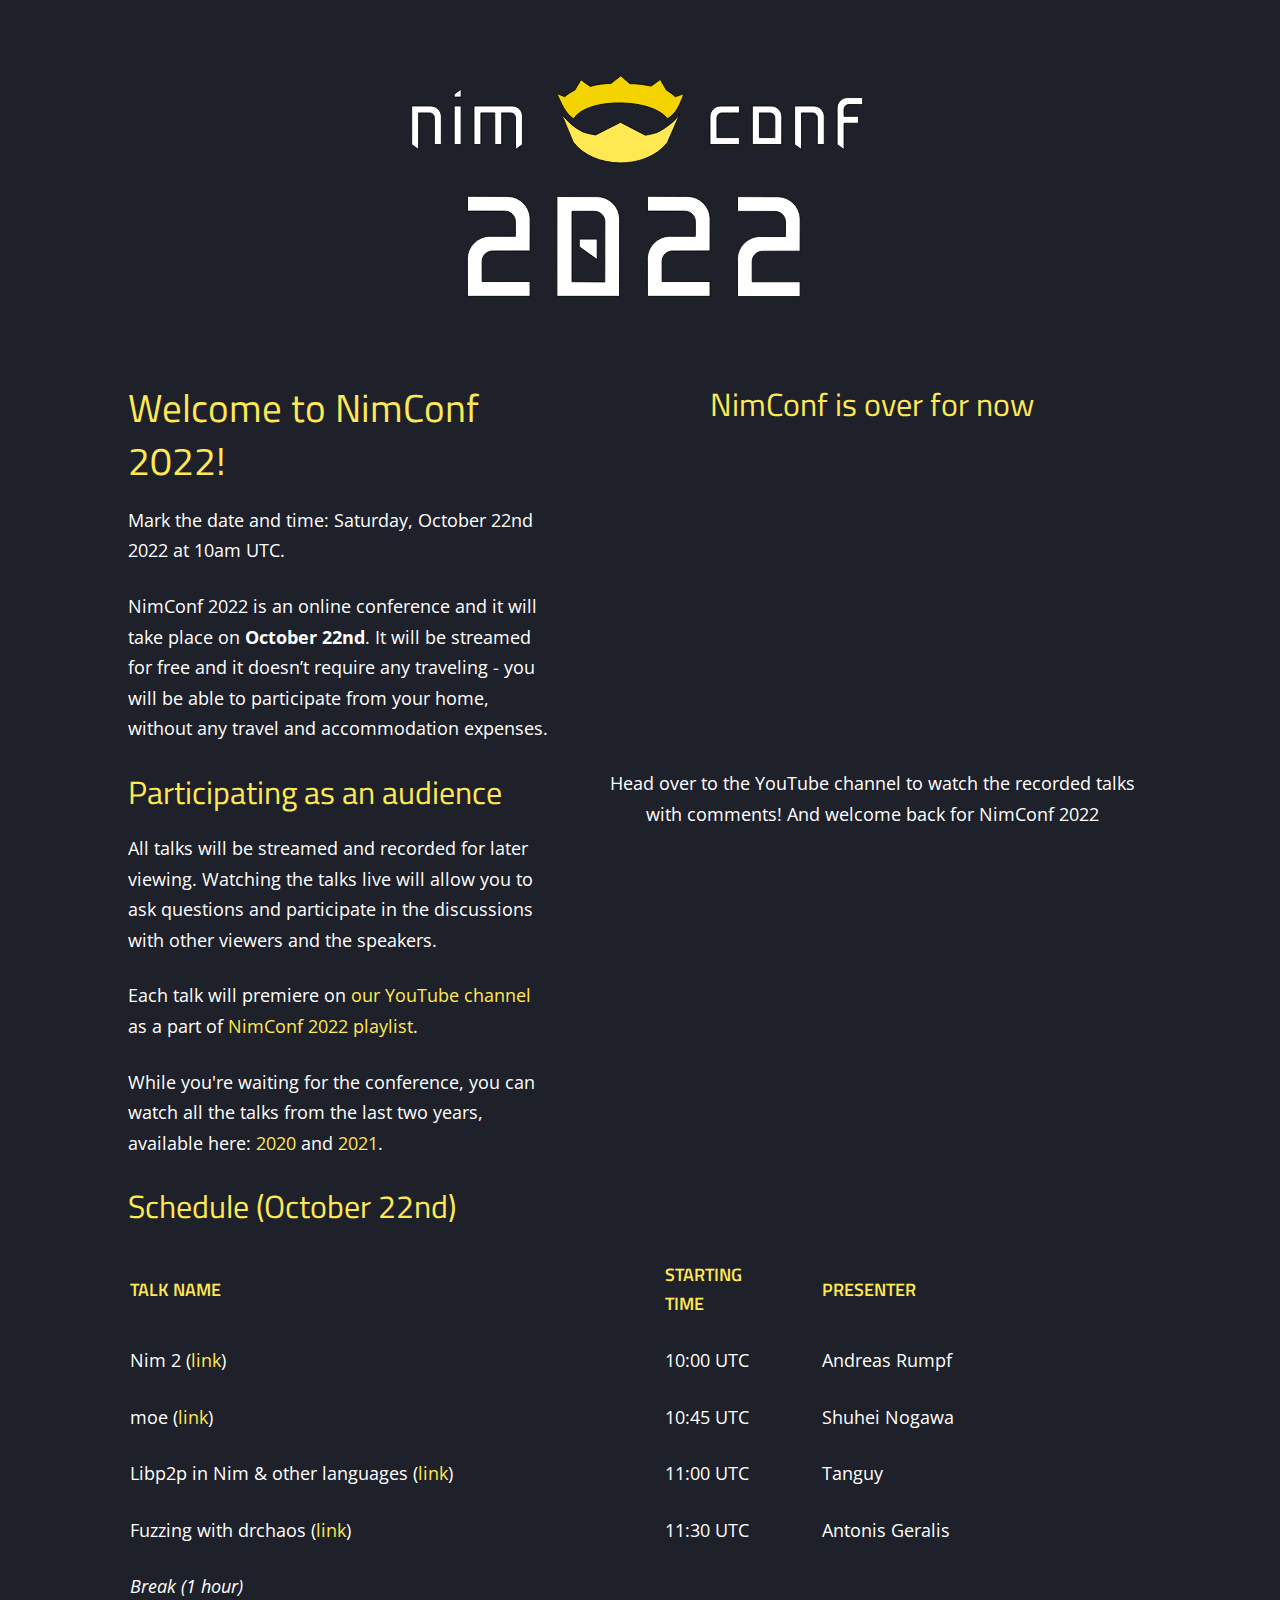
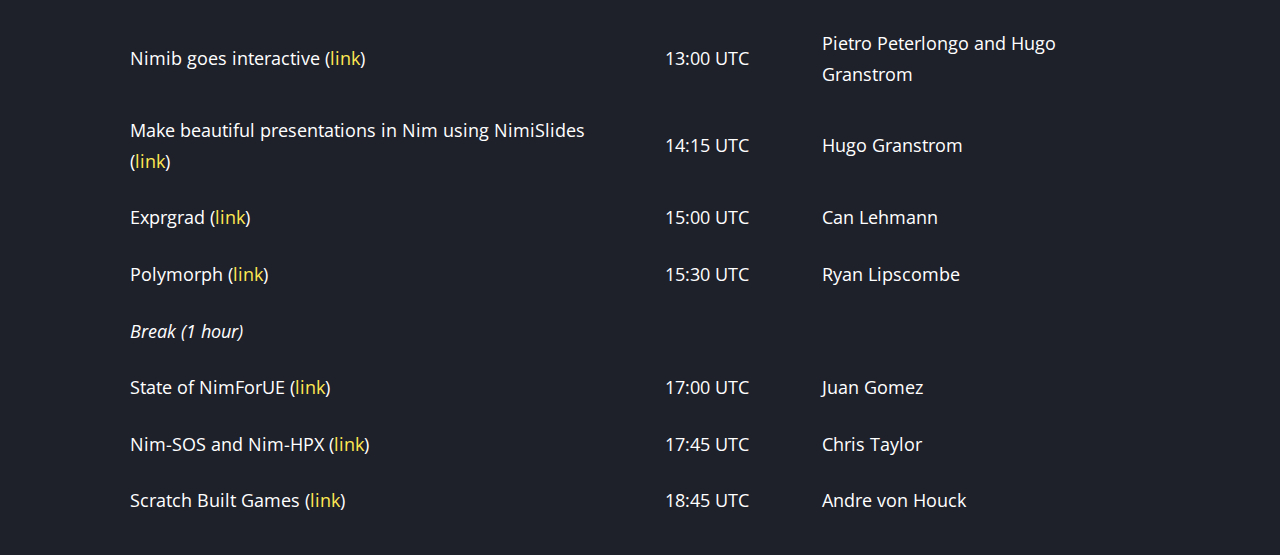
<file: index.html>
<!doctype html>
<html lang="en">
  <head>
    <title>NimConf 2022 - Online Nim conference</title>
    <meta charset="utf-8">
    <meta name="charset" content="utf-8">
    <link href="https://fonts.googleapis.com/css?family=Inconsolata|Open+Sans|Titillium+Web" rel="stylesheet">
    <link href="normalize.min.css" rel="stylesheet">
    <link href="variables.min.css" rel="stylesheet">
    <link href="skeletal.min.css" rel="stylesheet">

    <meta name="viewport" content="width=device-width, initial-scale=1">
    <meta name="description" content="NimConf 2022 will take place on October 22nd at 10am UTC. Streamed live and for free from YouTube.">

    <meta name="twitter:description" content="NimConf 2022 will take place on October 22nd at 10am UTC. Streamed live and for free from YouTube.">
    <meta property="og:description" content="NimConf 2022 will take place on October 22nd at 10am UTC. Streamed live and for free from YouTube.">

    <meta name="twitter:title" content="NimConf 2022">
    <meta name="twitter:site" content="@nim_lang">
    <meta name="twitter:card" content="summary_large_image">
    <meta name="twitter:image" content="twitter_banner.png">

    <meta property="og:title" content="NimConf 2022">
    <meta property="og:site_name" content="NimConf 2022">
    <meta property="og:type" content="website">
    <meta property="og:image" content="twitter_banner.png">
    <meta property="og:image:type" content="image/png">
    <meta property="og:image:width" content="1000">
    <meta property="og:image:height" content="500">
    <meta property="og:image:alt" content="NimConf 2022">

    <style>
      .countdowntable {
        border-spacing: 8px 4px;
        margin: 0 auto;
      }
      .countdowntable td, .countdowntable th {
        text-align: center;
        background-color: #2b2e3b;
        border-radius: 2px;
      }
      .countdowntable th:first-child, .countdowntable td:first-child {
        padding-left: var(--font-size);
      }
      .countdowntable th:last-child, .countdowntable td:last-child {
        padding-right: var(--font-size);
      }
      th > h6 {
        margin-bottom: 0;
      }
      a {
        text-decoration: none;
      }
      a:hover {
        text-decoration: underline;
      }
      li {
        list-style-type: none;
      }
      li:before {
        content: "» ";
        font-weight: bold;
        margin-right: 8px;
        color: #ffe953;
      }
    </style>
    <!-- Global site tag (gtag.js) - Google Analytics -->
    <script async src="https://www.googletagmanager.com/gtag/js?id=UA-48159761-2"></script>
    <script>
      window.dataLayer = window.dataLayer || [];
      function gtag(){dataLayer.push(arguments);}
      gtag('js', new Date());

      gtag('config', 'UA-48159761-2');
    </script>
  <script defer data-domain="conf.nim-lang.org" src="https://plausible.io/js/plausible.js"></script>
  </head>
  <body>
    <div class="container">
      <div class="u-hero u-center"><img width="500px" src="nim-conf-2022.svg"/></div>
      <div class="row">
        <div class="seven columns">
          <h3>Welcome to NimConf 2022!</h3>
          <p>Mark the date and time: Saturday, October 22nd 2022 at 10am UTC.</p>

          <p>NimConf 2022 is an online conference and it will take place on <strong>October 22nd</strong>.
          It will be streamed for free and it doesn’t require any traveling - you will be
          able to participate from your home, without any travel and accommodation expenses.</p>

          <h4 id="participating-as-an-audience">Participating as an audience</h4>

          <p>All talks will be streamed and recorded for later viewing.
          Watching the talks live will allow you to ask questions and participate in the
          discussions with other viewers and the speakers.</p>

          <p>Each talk will premiere on <a href="https://www.youtube.com/channel/UCDAYn_VFt0VisL5-1a5Dk7Q">our YouTube channel</a>
          as a part of <a href="https://www.youtube.com/watch?v=aDi50K_Id_k&list=PLxLdEZg8DRwSQQaK0UVRd1DaetVc3lIwr">NimConf 2022 playlist</a>.</p>

          <p>While you're waiting for the conference, you can watch all the talks from the last two years, available here: <a href="2020/">2020</a> and <a href="2021/">2021</a>.</p>
        </div>
        <div class="five columns">
          <div class="u-center" id="countdowncontainer">
            <h4>Streaming live in:</h4>
            <p>
              <table class="countdowntable">
                <thead>
                  <tr>
                    <th><h6>Days</h6></th>
                    <th><h6>Hours</h6></th>
                    <th><h6>Minutes</h6></th>
                    <th><h6>Seconds</h6></th>
                  </tr>
                </thead>
                <tbody id="countdown"></tbody>
              </table>
            </p>
          </div>
          <!--
          <h4>Relevant links and discussions</h4>
          <ul>
            <li><a href="https://nim-lang.org/blog/2022/05/14/nim-conference.html">Announcement blog-post</a></li>
            <li><a href="https://forum.nim-lang.org/t/6394">Hackathon discussion</a></li>
            <li>#nimconf discussion <a href="irc://freenode.net/nimconf">IRC</a>/<a href="https://discord.gg/pnFXTKA">Discord</a> (bridged)</li>
          </ul>
          -->
        </div>
      </div>
      <div class="row">
        <div class="twelve columns">
          <h4 id="time-schedule">Schedule (October 22nd)</h4>
          <table>
            <thead>
              <tr>
                <th><h6>Talk name</h6></th>
                <th><h6>Starting time</h6></th>
                <th><h6>Presenter</h6></th>
              </tr>
            </thead>
            <tbody>
              <tr>
                <td>Nim 2 (<a href="https://www.youtube.com/watch?v=aDi50K_Id_k&list=PLxLdEZg8DRwSQQaK0UVRd1DaetVc3lIwr&index=1">link</a>)</td>
                <td>10:00 UTC</td>
                <td>Andreas Rumpf</td>
              </tr>
            </tbody>
            <tbody>
              <tr>
                <td>moe (<a href="https://www.youtube.com/watch?v=ZXo4-xaLNiE&list=PLxLdEZg8DRwSQQaK0UVRd1DaetVc3lIwr&index=2">link</a>)</td>
                <td>10:45 UTC</td>
                <td>Shuhei Nogawa</td>
              </tr>
            </tbody>
            <tbody>
              <tr>
                <td>Libp2p in Nim & other languages (<a href="https://www.youtube.com/watch?v=r54k9QI-r_A&list=PLxLdEZg8DRwSQQaK0UVRd1DaetVc3lIwr&index=3">link</a>)</td>
                <td>11:00 UTC</td>
                <td>Tanguy</td>
              </tr>
            </tbody>
            <tbody>
              <tr>
                <td>Fuzzing with drchaos (<a href="https://www.youtube.com/watch?v=6gsgg1zpTTQ&list=PLxLdEZg8DRwSQQaK0UVRd1DaetVc3lIwr&index=4">link</a>)</td>
                <td>11:30 UTC</td>
                <td>Antonis Geralis</td>
              </tr>
            </tbody>
            <tbody>
              <tr>
                <td><em>Break (1 hour)</em></td>
              </tr>
            </tbody>
            <tbody>
              <tr>
                <td>Nimib goes interactive (<a href="https://www.youtube.com/watch?v=hZ7wX1kgnuc&list=PLxLdEZg8DRwSQQaK0UVRd1DaetVc3lIwr&index=5">link</a>)</td>
                <td>13:00 UTC</td>
                <td>Pietro Peterlongo and Hugo Granstrom</td>
              </tr>
            </tbody>
            <tbody>
              <tr>
                <td>Make beautiful presentations in Nim using NimiSlides (<a href="https://www.youtube.com/watch?v=Sf1TndCcIlU&list=PLxLdEZg8DRwSQQaK0UVRd1DaetVc3lIwr&index=6">link</a>)</td>
                <td>14:15 UTC</td>
                <td>Hugo Granstrom</td>
              </tr>
            </tbody>
            <tbody>
              <tr>
                <td>Exprgrad (<a href="https://www.youtube.com/watch?v=YXD8ZODahts&list=PLxLdEZg8DRwSQQaK0UVRd1DaetVc3lIwr&index=7">link</a>)</td>
                <td>15:00 UTC</td>
                <td>Can Lehmann</td>
              </tr>
            </tbody>
            <tbody>
              <tr>
                <td>Polymorph (<a href="https://www.youtube.com/watch?v=QHSHtFRw0CQ&list=PLxLdEZg8DRwSQQaK0UVRd1DaetVc3lIwr&index=8">link</a>)</td>
                <td>15:30 UTC</td>
                <td>Ryan Lipscombe</td>
              </tr>
            </tbody>
            <tbody>
              <tr>
                <td><em>Break (1 hour)</em></td>
              </tr>
            </tbody>
            <tbody>
              <tr>
                <td>State of NimForUE (<a href="https://www.youtube.com/watch?v=0b3ixaz2uOg&list=PLxLdEZg8DRwSQQaK0UVRd1DaetVc3lIwr&index=9">link</a>)</td>
                <td>17:00 UTC</td>
                <td>Juan Gomez</td>
              </tr>
            </tbody>
            <tbody>
              <tr>
                <td>Nim-SOS and Nim-HPX (<a href="https://www.youtube.com/watch?v=iWm1u1geJmo&list=PLxLdEZg8DRwSQQaK0UVRd1DaetVc3lIwr&index=10">link</a>)</td>
                <td>17:45 UTC</td>
                <td>Chris Taylor</td>
              </tr>
            </tbody>
            <tbody>
              <tr>
                <td>Scratch Built Games (<a href="https://www.youtube.com/watch?v=aKg5PxUi_eA&list=PLxLdEZg8DRwSQQaK0UVRd1DaetVc3lIwr&index=11">link</a>)</td>
                <td>18:45 UTC</td>
                <td>Andre von Houck</td>
              </tr>
            </tbody>
          </table>
        </div>
      </div>
    </div>
    <script>
      // Set the date we're counting down to
      var countDownDate = new Date(Date.UTC(2022, 9, 22, 10)).getTime();
      var endDate = new Date(Date.UTC(2022, 9, 22, 20)).getTime();

      var update = function() {

        // Get today's date and time
        var now = new Date().getTime();

        // Find the distance between now and the count down date
        var distance = countDownDate - now;

        // Time calculations for days, hours, minutes and seconds
        var days = Math.floor(distance / (1000 * 60 * 60 * 24));
        var hours = Math.floor((distance % (1000 * 60 * 60 * 24)) / (1000 * 60 * 60));
        var minutes = Math.floor((distance % (1000 * 60 * 60)) / (1000 * 60));
        var seconds = Math.floor((distance % (1000 * 60)) / 1000);

        // Output the result in an element with id="demo"
        document.getElementById("countdown").innerHTML = "<tr><td>" + days + "</td><td>" + hours + "</td><td>"
          + minutes + "</td><td>" + seconds + "</td></tr>";

        // If the count down is over, write some text
        if (distance < 0) {
          if (endDate - now >= 0) {
            var url = "https://www.youtube.com/embed/videoseries?list=PLxLdEZg8DRwRXNrY7yyGU0-g_GRSyRGKo";
            var talk2 =  new Date(Date.UTC(2022, 9, 22, 10, 45)).getTime();
            var talk3 =  new Date(Date.UTC(2022, 9, 22, 11, 00)).getTime();
            var talk4 =  new Date(Date.UTC(2022, 9, 22, 11, 30)).getTime();
            var talk5 =  new Date(Date.UTC(2022, 9, 22, 13, 00)).getTime();
            var talk6 =  new Date(Date.UTC(2022, 9, 22, 14, 15)).getTime();
            var talk7 =  new Date(Date.UTC(2022, 9, 22, 15, 00)).getTime();
            var talk8 =  new Date(Date.UTC(2022, 9, 22, 15, 30)).getTime();
            var talk9 =  new Date(Date.UTC(2022, 9, 22, 17, 00)).getTime();
            var talk10 = new Date(Date.UTC(2022, 9, 22, 17, 45)).getTime();
            var talk11 = new Date(Date.UTC(2022, 9, 22, 18, 45)).getTime();
            if (now > talk2 && now < talk3) {
              url += "&index=2";
            }
            if (now > talk3 && now < talk4) {
              url += "&index=3";
            }
            if (now > talk4 && now < talk5) {
              url += "&index=4";
            }
            if (now > talk5 && now < talk6) {
              url += "&index=5";
            }
            if (now > talk6 && now < talk7) {
              url += "&index=6";
            }
            if (now > talk7 && now < talk8) {
              url += "&index=7";
            }
            if (now > talk8 && now < talk9) {
              url += "&index=8";
            }
            if (now > talk9 && now < talk10) {
              url += "&index=9";
            }
            if (now > talk10 && now < talk11) {
              url += "&index=10";
            }
            if (now > talk11) {
              url += "&index=11";
            }

            document.getElementById("countdowncontainer").innerHTML = '<h4>NimConf is live!</h4><iframe width="560" height="315" src="' + url + '" frameborder="0" allow="accelerometer; autoplay; encrypted-media; gyroscope; picture-in-picture" allowfullscreen></iframe><p>Head over to the YouTube channel to discuss live with the presenters!</p>';
          } else {
            document.getElementById("countdowncontainer").innerHTML = '<h4>NimConf is over for now</h4><iframe width="560" height="315" src="https://www.youtube.com/embed/videoseries?list=PLxLdEZg8DRwSQQaK0UVRd1DaetVc3lIwr" frameborder="0" allow="accelerometer; autoplay; encrypted-media; gyroscope; picture-in-picture" allowfullscreen></iframe><p>Head over to the YouTube channel to watch the recorded talks with comments! And welcome back for NimConf 2022</p>';
            clearInterval(x);
          }
        }
      };
      // Update the count down every 1 second
      var x = setInterval(update, 1000);
      update();
    </script>
  </body>
</html>
</file>
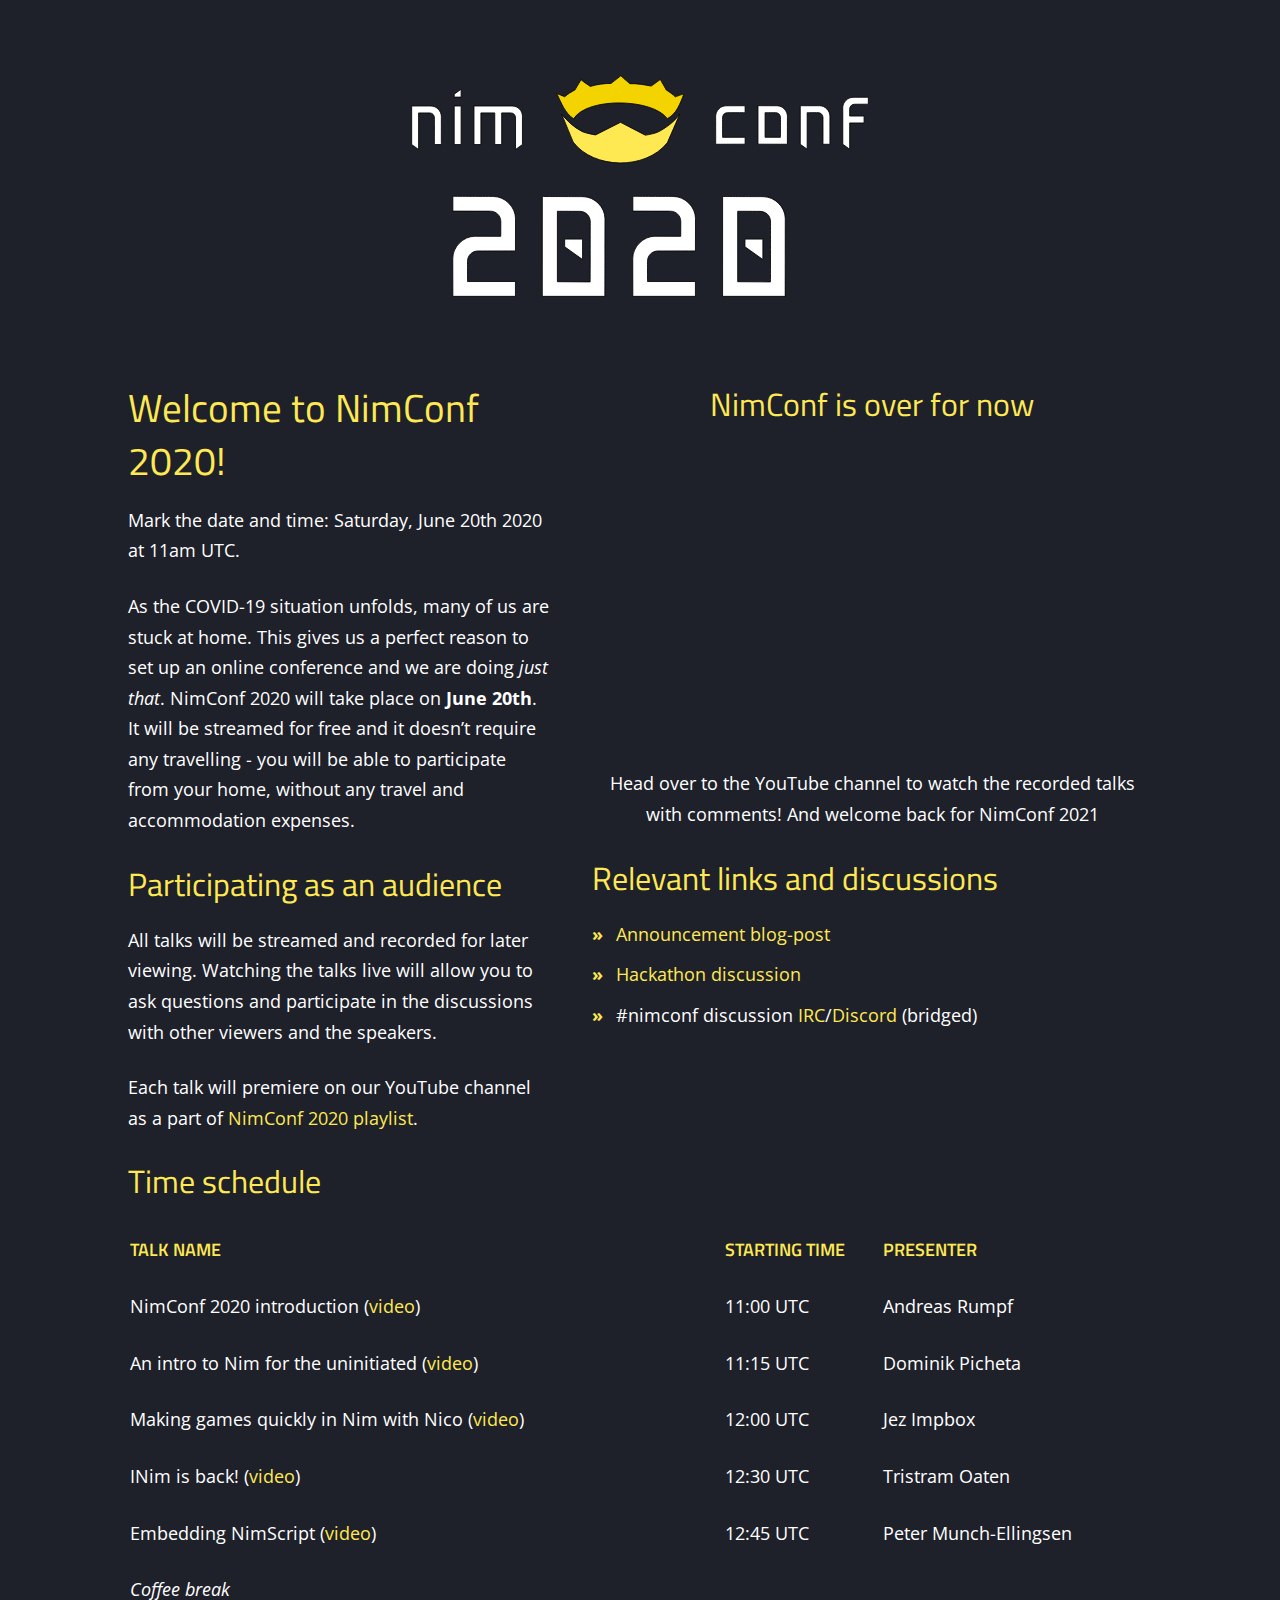
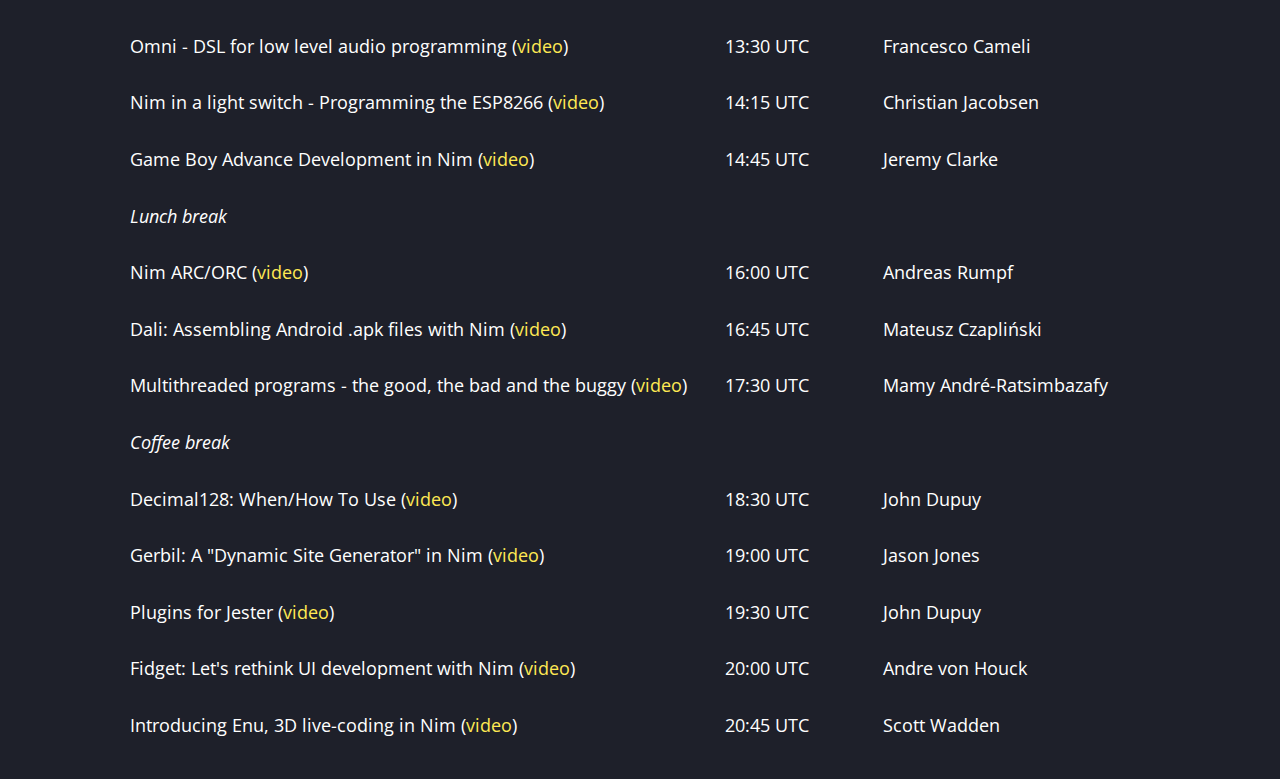
<file: 2020/index.html>
<!doctype html>
<html lang="en">
  <head>
    <title>NimConf 2020 - Online Nim conference</title>
    <meta charset="utf-8">
    <meta name="charset" content="utf-8">
    <link href="https://fonts.googleapis.com/css?family=Inconsolata|Open+Sans|Titillium+Web" rel="stylesheet">
    <link href="normalize.min.css" rel="stylesheet">
    <link href="variables.min.css" rel="stylesheet">
    <link href="skeletal.min.css" rel="stylesheet">

    <meta name="viewport" content="width=device-width, initial-scale=1">
    <meta name="description" content="NimConf 2020 will take place on June 20th at 11am UTC. Streamed live and for free from YouTube.">

    <meta name="twitter:description" content="NimConf 2020 will take place on June 20th at 11am UTC. Streamed live and for free from YouTube.">
    <meta property="og:description" content="NimConf 2020 will take place on June 20th at 11am UTC. Streamed live and for free from YouTube.">

    <meta name="twitter:title" content="NimConf 2020">
    <meta name="twitter:site" content="@nim_lang">
    <meta name="twitter:card" content="summary_large_image">
    <meta name="twitter:image" content="https://nim-lang.org/assets/img/twitter_banner.png">

    <meta property="og:title" content="NimConf 2020">
    <meta property="og:site_name" content="NimConf 2020">
    <meta property="og:type" content="website">
    <meta property="og:image" content="https://nim-lang.org/assets/img/twitter_banner.png">
    <meta property="og:image:type" content="image/png">
    <meta property="og:image:width" content="1000">
    <meta property="og:image:height" content="500">
    <meta property="og:image:alt" content="NimConf 2020">

    <style>
      .countdowntable {
        border-spacing: 8px 4px;
        margin: 0 auto;
      }
      .countdowntable td, .countdowntable th {
        text-align: center;
        background-color: #2b2e3b;
        border-radius: 2px;
      }
      .countdowntable th:first-child, .countdowntable td:first-child {
        padding-left: var(--font-size);
      }
      .countdowntable th:last-child, .countdowntable td:last-child {
        padding-right: var(--font-size);
      }
      th > h6 {
        margin-bottom: 0;
      }
      a {
        text-decoration: none;
      }
      a:hover {
        text-decoration: underline;
      }
      li {
        list-style-type: none;
      }
      li:before {
        content: "» ";
        font-weight: bold;
        margin-right: 8px;
        color: #ffe953;
      }
    </style>
    <!-- Global site tag (gtag.js) - Google Analytics -->
    <script async src="https://www.googletagmanager.com/gtag/js?id=UA-48159761-2"></script>
    <script>
      window.dataLayer = window.dataLayer || [];
      function gtag(){dataLayer.push(arguments);}
      gtag('js', new Date());

      gtag('config', 'UA-48159761-2');
    </script>
    <script defer data-domain="conf.nim-lang.org" src="https://plausible.io/js/plausible.js"></script>
  </head>
  <body>
    <div class="container">
      <div class="u-hero u-center"><img width="500px" src="nim-conf-2020.svg"/></div>
      <div class="row">
        <div class="seven columns">
          <h3>Welcome to NimConf 2020!</h3>
          <p>Mark the date and time: Saturday, June 20th 2020 at 11am UTC.</p>

          <p>As the COVID-19 situation unfolds, many of us are stuck at home.
          This gives us a perfect reason to set up an online conference and we are doing
          <em>just that</em>.
          NimConf 2020 will take place on <strong>June 20th</strong>.
          It will be streamed for free and it doesn’t require any travelling - you will be
          able to participate from your home, without any travel and accommodation expenses.</p>

          <h4 id="participating-as-an-audience">Participating as an audience</h4>

          <p>All talks will be streamed and recorded for later viewing.
          Watching the talks live will allow you to ask questions and participate in the
          discussions with other viewers and the speakers.</p>

          <p>Each talk will premiere on our YouTube channel as a part of <a href="https://www.youtube.com/playlist?list=PLxLdEZg8DRwTIEzUpfaIcBqhsj09mLWHx">NimConf 2020 playlist</a>.</p>
        </div>
        <div class="five columns">
          <div class="u-center" id="countdowncontainer">
            <h4>Streaming live in:</h4>
            <p>
              <table class="countdowntable">
                <thead>
                  <tr>
                    <th><h6>Days</h6></th>
                    <th><h6>Hours</h6></th>
                    <th><h6>Minutes</h6></th>
                    <th><h6>Seconds</h6></th>
                  </tr>
                </thead>
                <tbody id="countdown"></tbody>
              </table>
            </p>
          </div>
          <h4>Relevant links and discussions</h4>
          <ul>
            <li><a href="https://nim-lang.org/blog/2020/05/14/nim-conference.html">Announcement blog-post</a></li>
            <li><a href="https://forum.nim-lang.org/t/6394">Hackathon discussion</a></li>
            <li>#nimconf discussion <a href="irc://freenode.net/nimconf">IRC</a>/<a href="https://discord.gg/pnFXTKA">Discord</a> (bridged)</li>
          </ul>
        </div>
      </div>
      <div class="row">
        <div class="twelve columns">
          <h4 id="time-schedule">Time schedule</h4>
          <table>
            <thead>
              <tr>
                <th><h6>Talk name</h6></th>
                <th><h6>Starting time</h6></th>
                <th><h6>Presenter</h6></th>
              </tr>
            </thead>
            <tbody>
              <tr>
                <td>NimConf 2020 introduction (<a href="https://www.youtube.com/watch?v=xqHdUjCXizI&list=PLxLdEZg8DRwTIEzUpfaIcBqhsj09mLWHx&index=2">video</a>)</td>
                <td>11:00 UTC</td>
                <td>Andreas Rumpf</td>
              </tr>
            </tbody>
            <tbody>
              <tr>
                <td>An intro to Nim for the uninitiated (<a href="https://www.youtube.com/watch?v=lxLL3km21Aw&list=PLxLdEZg8DRwTIEzUpfaIcBqhsj09mLWHx&index=2">video</a>)</td>
                <td>11:15 UTC</td>
                <td>Dominik Picheta</td>
              </tr>
            </tbody>
            <tbody>
              <tr>
                <td>Making games quickly in Nim with Nico (<a href="https://www.youtube.com/watch?v=czLI5XJFxYA&list=PLxLdEZg8DRwTIEzUpfaIcBqhsj09mLWHx&index=3">video</a>)</td>
                <td>12:00 UTC</td>
                <td>Jez Impbox</td>
              </tr>
            </tbody>
            <tbody>
              <tr>
                <td>INim is back! (<a href="https://www.youtube.com/watch?v=Qa_9vut4TzQ&list=PLxLdEZg8DRwTIEzUpfaIcBqhsj09mLWHx&index=4">video</a>)</td>
                <td>12:30 UTC</td>
                <td>Tristram Oaten</td>
              </tr>
            </tbody>
            <tbody>
              <tr>
                <td>Embedding NimScript (<a href="https://www.youtube.com/watch?v=BdQkU_HepIg&list=PLxLdEZg8DRwTIEzUpfaIcBqhsj09mLWHx&index=5">video</a>)</td>
                <td>12:45 UTC</td>
                <td>Peter Munch-Ellingsen</td>
              </tr>
            </tbody>
            <tbody>
              <tr>
                <td><em>Coffee break</em></td>
              </tr>
            </tbody>
            <tbody>
              <tr>
                <td>Omni - DSL for low level audio programming (<a href="https://www.youtube.com/watch?v=ruT7sbs5O-Q&list=PLxLdEZg8DRwTIEzUpfaIcBqhsj09mLWHx&index=6">video</a>)</td>
                <td>13:30 UTC</td>
                <td>Francesco Cameli</td>
              </tr>
            </tbody>
            <tbody>
              <tr>
                <td>Nim in a light switch - Programming the ESP8266 (<a href="https://www.youtube.com/watch?v=eCCrkZI0rVU&list=PLxLdEZg8DRwTIEzUpfaIcBqhsj09mLWHx&index=7">video</a>)</td>
                <td>14:15 UTC</td>
                <td>Christian Jacobsen</td>
              </tr>
            </tbody>
            <tbody>
              <tr>
                <td>Game Boy Advance Development in Nim (<a href="https://www.youtube.com/watch?v=sZUM7MhWr88&list=PLxLdEZg8DRwTIEzUpfaIcBqhsj09mLWHx&index=8">video</a>)</td>
                <td>14:45 UTC</td>
                <td>Jeremy Clarke</td>
              </tr>
            </tbody>
            <tbody>
              <tr>
                <td><em>Lunch break</em></td>
              </tr>
            </tbody>
            <tbody>
              <tr>
                <td>Nim ARC/ORC (<a href="https://www.youtube.com/watch?v=aUJcYTnPWCg&list=PLxLdEZg8DRwTIEzUpfaIcBqhsj09mLWHx&index=9">video</a>)</td>
                <td>16:00 UTC</td>
                <td>Andreas Rumpf</td>
              </tr>
            </tbody>
            <tbody>
              <tr>
                <td>Dali: Assembling Android .apk files with Nim (<a href="https://www.youtube.com/watch?v=wr9X5NCwPlI&list=PLxLdEZg8DRwTIEzUpfaIcBqhsj09mLWHx&index=10">video</a>)</td>
                <td>16:45 UTC</td>
                <td>Mateusz Czapliński</td>
              </tr>
            </tbody>
            <tbody>
              <tr>
                <td>Multithreaded programs - the good, the bad and the buggy (<a href="https://www.youtube.com/watch?v=NOAI2wH9Cf0&list=PLxLdEZg8DRwTIEzUpfaIcBqhsj09mLWHx&index=11">video</a>)</td>
                <td>17:30 UTC</td>
                <td>Mamy André-Ratsimbazafy</td>
              </tr>
            </tbody>
            <tbody>
              <tr>
                <td><em>Coffee break</em></td>
              </tr>
            </tbody>
            <tbody>
              <tr>
                <td>Decimal128: When/How To Use (<a href="https://www.youtube.com/watch?v=pfIXlXeneDE&list=PLxLdEZg8DRwTIEzUpfaIcBqhsj09mLWHx&index=12">video</a>)</td>
                <td>18:30 UTC</td>
                <td>John Dupuy</td>
              </tr>
            </tbody>
            <tbody>
              <tr>
                <td>Gerbil: A "Dynamic Site Generator" in Nim (<a href="https://www.youtube.com/watch?v=ncBGuizQqMI&list=PLxLdEZg8DRwTIEzUpfaIcBqhsj09mLWHx&index=13">video</a>)</td>
                <td>19:00 UTC</td>
                <td>Jason Jones</td>
              </tr>
            </tbody>
            <tbody>
              <tr>
                <td>Plugins for Jester (<a href="https://www.youtube.com/watch?v=BYv1QfJOQjs&list=PLxLdEZg8DRwTIEzUpfaIcBqhsj09mLWHx&index=14">video</a>)</td>
                <td>19:30 UTC</td>
                <td>John Dupuy</td>
              </tr>
            </tbody>
            <tbody>
              <tr>
                <td>Fidget: Let's rethink UI development with Nim (<a href="https://www.youtube.com/watch?v=IB8Yt2dqZbo&list=PLxLdEZg8DRwTIEzUpfaIcBqhsj09mLWHx&index=15">video</a>)</td>
                <td>20:00 UTC</td>
                <td>Andre von Houck</td>
              </tr>
            </tbody>
            <tbody>
              <tr>
                <td>Introducing Enu, 3D live-coding in Nim (<a href="https://www.youtube.com/watch?v=3l6tsKM1cY8&list=PLxLdEZg8DRwTIEzUpfaIcBqhsj09mLWHx&index=16">video</a>)</td>
                <td>20:45 UTC</td>
                <td>Scott Wadden</td>
              </tr>
            </tbody>
          </table>
        </div>
      </div>
    </div>
    <script>
      // Set the date we're counting down to
      var countDownDate = new Date(Date.UTC(2020, 5, 20, 11)).getTime();
      var endDate = new Date(Date.UTC(2020, 5, 20, 20)).getTime();

      var update = function() {

        // Get today's date and time
        var now = new Date().getTime();

        // Find the distance between now and the count down date
        var distance = countDownDate - now;

        // Time calculations for days, hours, minutes and seconds
        var days = Math.floor(distance / (1000 * 60 * 60 * 24));
        var hours = Math.floor((distance % (1000 * 60 * 60 * 24)) / (1000 * 60 * 60));
        var minutes = Math.floor((distance % (1000 * 60 * 60)) / (1000 * 60));
        var seconds = Math.floor((distance % (1000 * 60)) / 1000);

        // Output the result in an element with id="demo"
        document.getElementById("countdown").innerHTML = "<tr><td>" + days + "</td><td>" + hours + "</td><td>"
          + minutes + "</td><td>" + seconds + "</td></tr>";

        // If the count down is over, write some text
        if (distance < 0) {
          if (endDate - now >= 0) {
            document.getElementById("countdowncontainer").innerHTML = '<h4>NimConf is live!</h4><iframe width="560" height="315" src="https://www.youtube.com/embed/videoseries?list=PLxLdEZg8DRwTIEzUpfaIcBqhsj09mLWHx" frameborder="0" allow="accelerometer; autoplay; encrypted-media; gyroscope; picture-in-picture" allowfullscreen></iframe><p>Head over to the YouTube channel to discuss live with the presenters!</p>';
          } else {
            document.getElementById("countdowncontainer").innerHTML = '<h4>NimConf is over for now</h4><iframe width="560" height="315" src="https://www.youtube.com/embed/videoseries?list=PLxLdEZg8DRwTIEzUpfaIcBqhsj09mLWHx" frameborder="0" allow="accelerometer; autoplay; encrypted-media; gyroscope; picture-in-picture" allowfullscreen></iframe><p>Head over to the YouTube channel to watch the recorded talks with comments! And welcome back for NimConf 2021</p>';
            clearInterval(x);
          }
        }
      };
      // Update the count down every 1 second
      var x = setInterval(update, 1000);
      update();
    </script>
  </body>
</html>
</file>
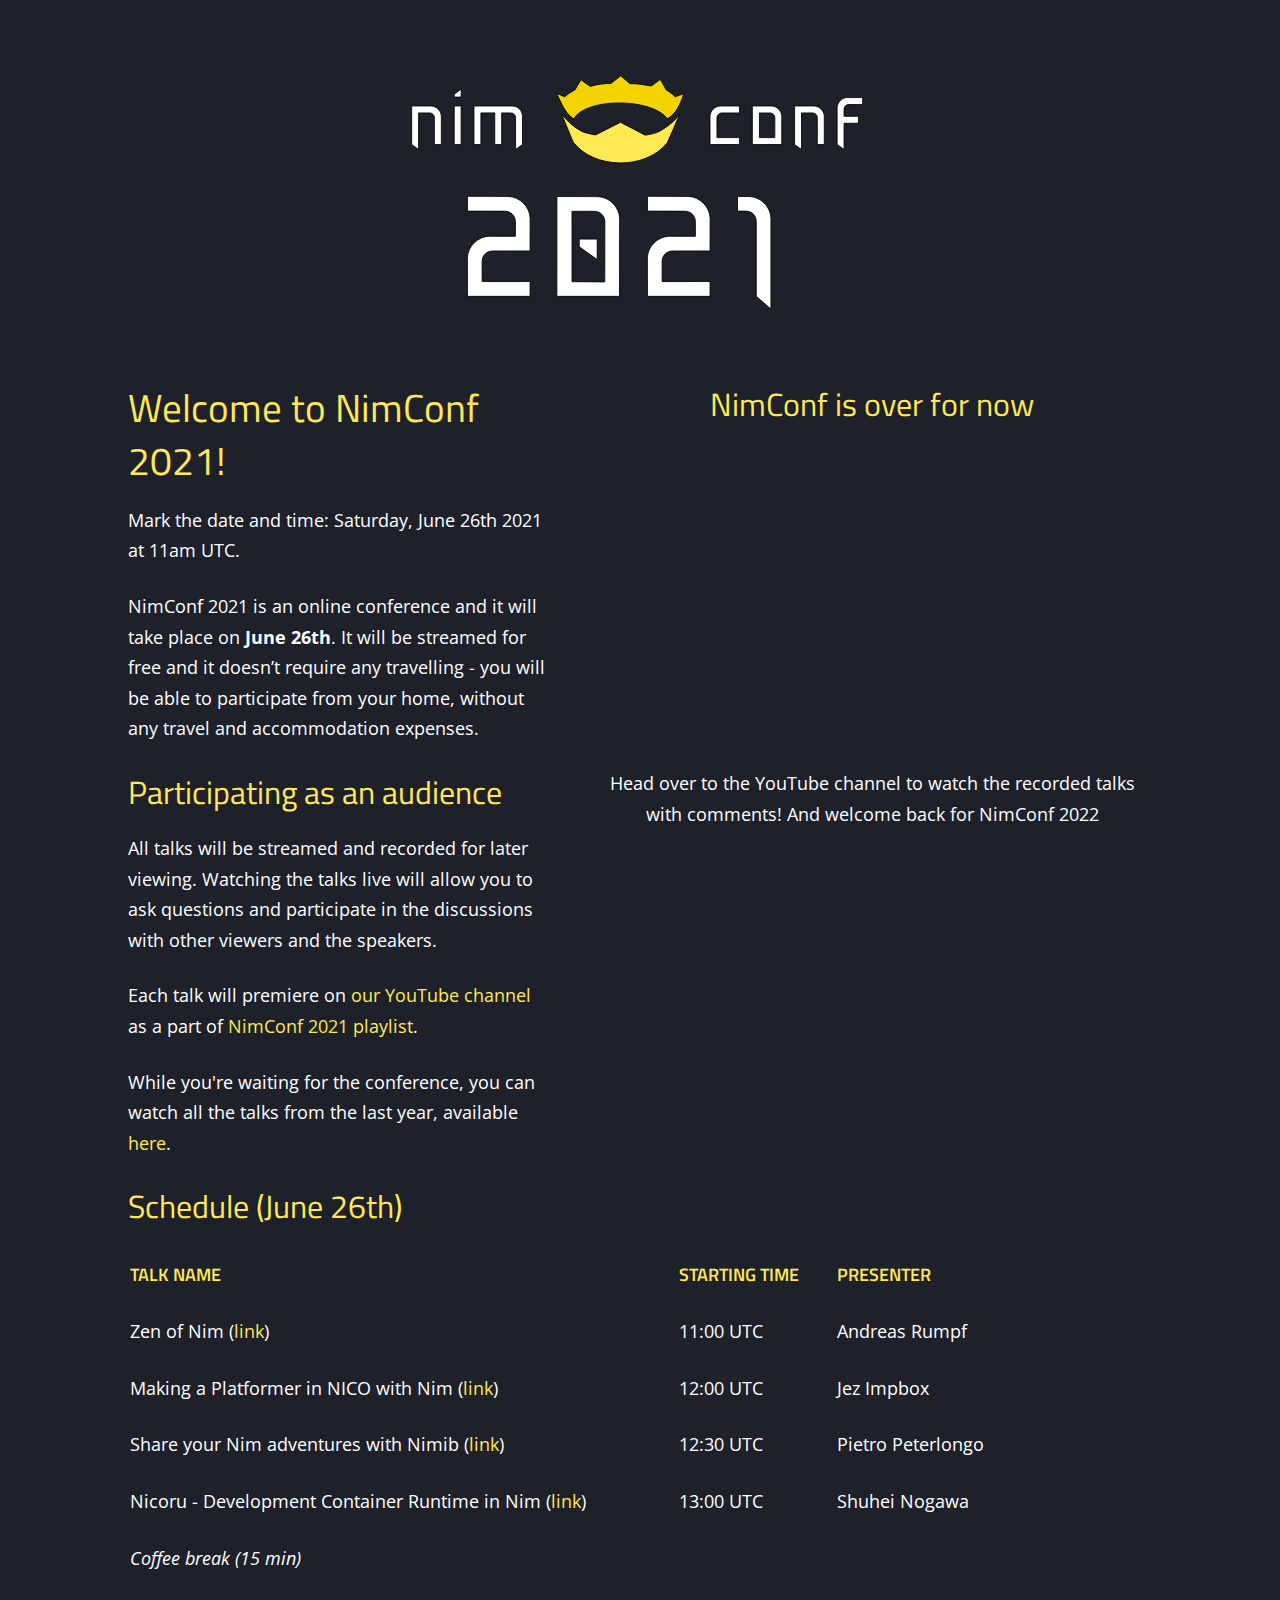
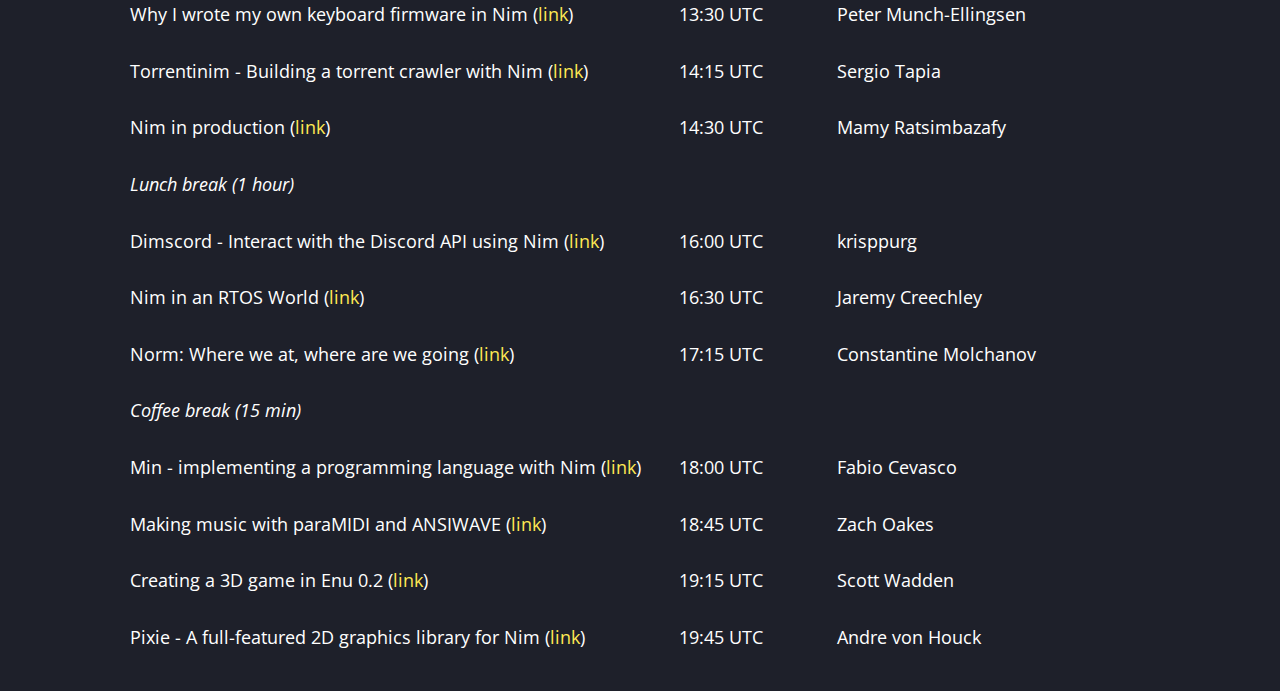
<file: 2021/index.html>
<!doctype html>
<html lang="en">
  <head>
    <title>NimConf 2021 - Online Nim conference</title>
    <meta charset="utf-8">
    <meta name="charset" content="utf-8">
    <link href="https://fonts.googleapis.com/css?family=Inconsolata|Open+Sans|Titillium+Web" rel="stylesheet">
    <link href="normalize.min.css" rel="stylesheet">
    <link href="variables.min.css" rel="stylesheet">
    <link href="skeletal.min.css" rel="stylesheet">

    <meta name="viewport" content="width=device-width, initial-scale=1">
    <meta name="description" content="NimConf 2021 will take place on June 26th at 11am UTC. Streamed live and for free from YouTube.">

    <meta name="twitter:description" content="NimConf 2021 will take place on June 26th at 11am UTC. Streamed live and for free from YouTube.">
    <meta property="og:description" content="NimConf 2021 will take place on June 26th at 11am UTC. Streamed live and for free from YouTube.">

    <meta name="twitter:title" content="NimConf 2021">
    <meta name="twitter:site" content="@nim_lang">
    <meta name="twitter:card" content="summary_large_image">
    <meta name="twitter:image" content="https://conf.nim-lang.org/twitter_banner.png">

    <meta property="og:title" content="NimConf 2021">
    <meta property="og:site_name" content="NimConf 2021">
    <meta property="og:type" content="website">
    <meta property="og:image" content="https://conf.nim-lang.org/twitter_banner.png">
    <meta property="og:image:type" content="image/png">
    <meta property="og:image:width" content="1000">
    <meta property="og:image:height" content="500">
    <meta property="og:image:alt" content="NimConf 2021">

    <style>
      .countdowntable {
        border-spacing: 8px 4px;
        margin: 0 auto;
      }
      .countdowntable td, .countdowntable th {
        text-align: center;
        background-color: #2b2e3b;
        border-radius: 2px;
      }
      .countdowntable th:first-child, .countdowntable td:first-child {
        padding-left: var(--font-size);
      }
      .countdowntable th:last-child, .countdowntable td:last-child {
        padding-right: var(--font-size);
      }
      th > h6 {
        margin-bottom: 0;
      }
      a {
        text-decoration: none;
      }
      a:hover {
        text-decoration: underline;
      }
      li {
        list-style-type: none;
      }
      li:before {
        content: "» ";
        font-weight: bold;
        margin-right: 8px;
        color: #ffe953;
      }
    </style>
    <!-- Global site tag (gtag.js) - Google Analytics -->
    <script async src="https://www.googletagmanager.com/gtag/js?id=UA-48159761-2"></script>
    <script>
      window.dataLayer = window.dataLayer || [];
      function gtag(){dataLayer.push(arguments);}
      gtag('js', new Date());

      gtag('config', 'UA-48159761-2');
    </script>
    <script defer data-domain="conf.nim-lang.org" src="https://plausible.io/js/plausible.js"></script>
  </head>
  <body>
    <div class="container">
      <div class="u-hero u-center"><img width="500px" src="nim-conf-2021.svg"/></div>
      <div class="row">
        <div class="seven columns">
          <h3>Welcome to NimConf 2021!</h3>
          <p>Mark the date and time: Saturday, June 26th 2021 at 11am UTC.</p>

          <p>NimConf 2021 is an online conference and it will take place on <strong>June 26th</strong>.
          It will be streamed for free and it doesn’t require any travelling - you will be
          able to participate from your home, without any travel and accommodation expenses.</p>

          <h4 id="participating-as-an-audience">Participating as an audience</h4>

          <p>All talks will be streamed and recorded for later viewing.
          Watching the talks live will allow you to ask questions and participate in the
          discussions with other viewers and the speakers.</p>

          <p>Each talk will premiere on <a href="https://www.youtube.com/channel/UCDAYn_VFt0VisL5-1a5Dk7Q">our YouTube channel</a>
          as a part of <a href="https://www.youtube.com/playlist?list=PLxLdEZg8DRwRXNrY7yyGU0-g_GRSyRGKo">NimConf 2021 playlist</a>.</p>

          <p>While you're waiting for the conference, you can watch all the talks from the last year, available <a href="https://conf.nim-lang.org/2020">here</a>.</p>
        </div>
        <div class="five columns">
          <div class="u-center" id="countdowncontainer">
            <h4>Streaming live in:</h4>
            <p>
              <table class="countdowntable">
                <thead>
                  <tr>
                    <th><h6>Days</h6></th>
                    <th><h6>Hours</h6></th>
                    <th><h6>Minutes</h6></th>
                    <th><h6>Seconds</h6></th>
                  </tr>
                </thead>
                <tbody id="countdown"></tbody>
              </table>
            </p>
          </div>
          <!--
          <h4>Relevant links and discussions</h4>
          <ul>
            <li><a href="https://nim-lang.org/blog/2021/05/14/nim-conference.html">Announcement blog-post</a></li>
            <li><a href="https://forum.nim-lang.org/t/6394">Hackathon discussion</a></li>
            <li>#nimconf discussion <a href="irc://freenode.net/nimconf">IRC</a>/<a href="https://discord.gg/pnFXTKA">Discord</a> (bridged)</li>
          </ul>
          -->
        </div>
      </div>
      <div class="row">
        <div class="twelve columns">
          <h4 id="time-schedule">Schedule (June 26th)</h4>
          <table>
            <thead>
              <tr>
                <th><h6>Talk name</h6></th>
                <th><h6>Starting time</h6></th>
                <th><h6>Presenter</h6></th>
              </tr>
            </thead>
            <tbody>
              <tr>
                <td>Zen of Nim (<a href="https://www.youtube.com/watch?v=D_G9h7DcIqM&list=PLxLdEZg8DRwRXNrY7yyGU0-g_GRSyRGKo&index=1">link</a>)</td>
                <td>11:00 UTC</td>
                <td>Andreas Rumpf</td>
              </tr>
            </tbody>
            <tbody>
              <tr>
                <td>Making a Platformer in NICO with Nim (<a href="https://www.youtube.com/watch?v=dlDLulUrNvE&list=PLxLdEZg8DRwRXNrY7yyGU0-g_GRSyRGKo&index=2">link</a>)</td>
                <td>12:00 UTC</td>
                <td>Jez Impbox</td>
              </tr>
            </tbody>
            <tbody>
              <tr>
                <td>Share your Nim adventures with Nimib (<a href="https://www.youtube.com/watch?v=sWA58Wtk6L8&list=PLxLdEZg8DRwRXNrY7yyGU0-g_GRSyRGKo&index=3">link</a>)</td>
                <td>12:30 UTC</td>
                <td>Pietro Peterlongo</td>
              </tr>
            </tbody>
            <tbody>
              <tr>
                <td>Nicoru - Development Container Runtime in Nim (<a href="https://www.youtube.com/watch?v=mUWOe2NUWm4&list=PLxLdEZg8DRwRXNrY7yyGU0-g_GRSyRGKo&index=4">link</a>)</td>
                <td>13:00 UTC</td>
                <td>Shuhei Nogawa</td>
              </tr>
            </tbody>
            <tbody>
              <tr>
                <td><em>Coffee break (15 min)</em></td>
              </tr>
            </tbody>
            <tbody>
              <tr>
                <td>Why I wrote my own keyboard firmware in Nim (<a href="https://www.youtube.com/watch?v=dcHEhO4J29U&list=PLxLdEZg8DRwRXNrY7yyGU0-g_GRSyRGKo&index=5">link</a>)</td>
                <td>13:30 UTC</td>
                <td>Peter Munch-Ellingsen</td>
              </tr>
            </tbody>
            <tbody>
              <tr>
                <td>Torrentinim - Building a torrent crawler with Nim (<a href="https://www.youtube.com/watch?v=GTD4kfGFA94&list=PLxLdEZg8DRwRXNrY7yyGU0-g_GRSyRGKo&index=6">link</a>)</td>
                <td>14:15 UTC</td>
                <td>Sergio Tapia</td>
              </tr>
            </tbody>
            <tbody>
              <tr>
                <td>Nim in production (<a href="https://www.youtube.com/watch?v=5wljNaPkU7M&list=PLxLdEZg8DRwRXNrY7yyGU0-g_GRSyRGKo&index=7">link</a>)</td>
                <td>14:30 UTC</td>
                <td>Mamy Ratsimbazafy</td>
              </tr>
            </tbody>
            <tbody>
              <tr>
                <td><em>Lunch break (1 hour)</em></td>
              </tr>
            </tbody>
            <tbody>
              <tr>
                <td>Dimscord - Interact with the Discord API using Nim (<a href="https://www.youtube.com/watch?v=pVTZ8CUEnZE&list=PLxLdEZg8DRwRXNrY7yyGU0-g_GRSyRGKo&index=8">link</a>)</td>
                <td>16:00 UTC</td>
                <td>krisppurg</td>
              </tr>
            </tbody>
            <tbody>
              <tr>
                <td>Nim in an RTOS World (<a href="https://www.youtube.com/watch?v=rlZ4ALGAU1M&list=PLxLdEZg8DRwRXNrY7yyGU0-g_GRSyRGKo&index=9">link</a>)</td>
                <td>16:30 UTC</td>
                <td>Jaremy Creechley</td>
              </tr>
            </tbody>
            <tbody>
              <tr>
                <td>Norm: Where we at, where are we going (<a href="https://www.youtube.com/watch?v=PYa4PIhuOgc&list=PLxLdEZg8DRwRXNrY7yyGU0-g_GRSyRGKo&index=10">link</a>)</td>
                <td>17:15 UTC</td>
                <td>Constantine Molchanov</td>
              </tr>
            </tbody>
            <tbody>
              <tr>
                <td><em>Coffee break (15 min)</em></td>
              </tr>
            </tbody>
            <tbody>
              <tr>
                <td>Min - implementing a programming language with Nim (<a href="https://www.youtube.com/watch?v=vyHuh_kGR28&list=PLxLdEZg8DRwRXNrY7yyGU0-g_GRSyRGKo&index=11">link</a>)</td>
                <td>18:00 UTC</td>
                <td>Fabio Cevasco</td>
              </tr>
            </tbody>
            <tbody>
              <tr>
                <td>Making music with paraMIDI and ANSIWAVE (<a href="https://www.youtube.com/watch?v=cBqBfPRWla8&list=PLxLdEZg8DRwRXNrY7yyGU0-g_GRSyRGKo&index=12">link</a>)</td>
                <td>18:45 UTC</td>
                <td>Zach Oakes</td>
              </tr>
            </tbody>
            <tbody>
              <tr>
                <td>Creating a 3D game in Enu 0.2 (<a href="https://www.youtube.com/watch?v=ECJsq7BeZ8w&list=PLxLdEZg8DRwRXNrY7yyGU0-g_GRSyRGKo&index=13">link</a>)</td>
                <td>19:15 UTC</td>
                <td>Scott Wadden</td>
              </tr>
            </tbody><tbody>
              <tr>
                <td>Pixie - A full-featured 2D graphics library for Nim (<a href="https://www.youtube.com/watch?v=8acDfUIwLnk&list=PLxLdEZg8DRwRXNrY7yyGU0-g_GRSyRGKo&index=14">link</a>)</td>
                <td>19:45 UTC</td>
                <td>Andre von Houck</td>
              </tr>
            </tbody>
          </table>
        </div>
      </div>
    </div>
    <script>
      // Set the date we're counting down to
      var countDownDate = new Date(Date.UTC(2021, 5, 26, 11)).getTime();
      var endDate = new Date(Date.UTC(2021, 5, 26, 20)).getTime();

      var update = function() {

        // Get today's date and time
        var now = new Date().getTime();

        // Find the distance between now and the count down date
        var distance = countDownDate - now;

        // Time calculations for days, hours, minutes and seconds
        var days = Math.floor(distance / (1000 * 60 * 60 * 24));
        var hours = Math.floor((distance % (1000 * 60 * 60 * 24)) / (1000 * 60 * 60));
        var minutes = Math.floor((distance % (1000 * 60 * 60)) / (1000 * 60));
        var seconds = Math.floor((distance % (1000 * 60)) / 1000);

        // Output the result in an element with id="demo"
        document.getElementById("countdown").innerHTML = "<tr><td>" + days + "</td><td>" + hours + "</td><td>"
          + minutes + "</td><td>" + seconds + "</td></tr>";

        // If the count down is over, write some text
        if (distance < 0) {
          if (endDate - now >= 0) {
            var url = "https://www.youtube.com/embed/videoseries?list=PLxLdEZg8DRwRXNrY7yyGU0-g_GRSyRGKo";
            var talk2 =  new Date(Date.UTC(2021, 5, 26, 12, 00)).getTime();
            var talk3 =  new Date(Date.UTC(2021, 5, 26, 12, 30)).getTime();
            var talk4 =  new Date(Date.UTC(2021, 5, 26, 13, 00)).getTime();
            var talk5 =  new Date(Date.UTC(2021, 5, 26, 13, 30)).getTime();
            var talk6 =  new Date(Date.UTC(2021, 5, 26, 14, 15)).getTime();
            var talk7 =  new Date(Date.UTC(2021, 5, 26, 14, 30)).getTime();
            var talk8 =  new Date(Date.UTC(2021, 5, 26, 16, 00)).getTime();
            var talk9 =  new Date(Date.UTC(2021, 5, 26, 16, 30)).getTime();
            var talk10 = new Date(Date.UTC(2021, 5, 26, 17, 15)).getTime();
            var talk11 = new Date(Date.UTC(2021, 5, 26, 18, 00)).getTime();
            var talk12 = new Date(Date.UTC(2021, 5, 26, 18, 45)).getTime();
            var talk13 = new Date(Date.UTC(2021, 5, 26, 19, 15)).getTime();
            var talk14 = new Date(Date.UTC(2021, 5, 26, 19, 45)).getTime();
            if (now > talk2 && now < talk3) {
              url += "&index=2";
            }
            if (now > talk3 && now < talk4) {
              url += "&index=3";
            }
            if (now > talk4 && now < talk5) {
              url += "&index=4";
            }
            if (now > talk5 && now < talk6) {
              url += "&index=5";
            }
            if (now > talk6 && now < talk7) {
              url += "&index=6";
            }
            if (now > talk7 && now < talk8) {
              url += "&index=7";
            }
            if (now > talk8 && now < talk9) {
              url += "&index=8";
            }
            if (now > talk9 && now < talk10) {
              url += "&index=9";
            }
            if (now > talk10 && now < talk11) {
              url += "&index=10";
            }
            if (now > talk11 && now < talk12) {
              url += "&index=11";
            }
            if (now > talk12 && now < talk13) {
              url += "&index=12";
            }
            if (now > talk13 && now < talk14) {
              url += "&index=13";
            }
            if (now > talk14) {
              url += "&index=14";
            }

            document.getElementById("countdowncontainer").innerHTML = '<h4>NimConf is live!</h4><iframe width="560" height="315" src="' + url + '" frameborder="0" allow="accelerometer; autoplay; encrypted-media; gyroscope; picture-in-picture" allowfullscreen></iframe><p>Head over to the YouTube channel to discuss live with the presenters!</p>';
          } else {
            document.getElementById("countdowncontainer").innerHTML = '<h4>NimConf is over for now</h4><iframe width="560" height="315" src="https://www.youtube.com/embed/videoseries?list=PLxLdEZg8DRwRXNrY7yyGU0-g_GRSyRGKo" frameborder="0" allow="accelerometer; autoplay; encrypted-media; gyroscope; picture-in-picture" allowfullscreen></iframe><p>Head over to the YouTube channel to watch the recorded talks with comments! And welcome back for NimConf 2022</p>';
            clearInterval(x);
          }
        }
      };
      // Update the count down every 1 second
      var x = setInterval(update, 1000);
      update();
    </script>
  </body>
</html>
</file>
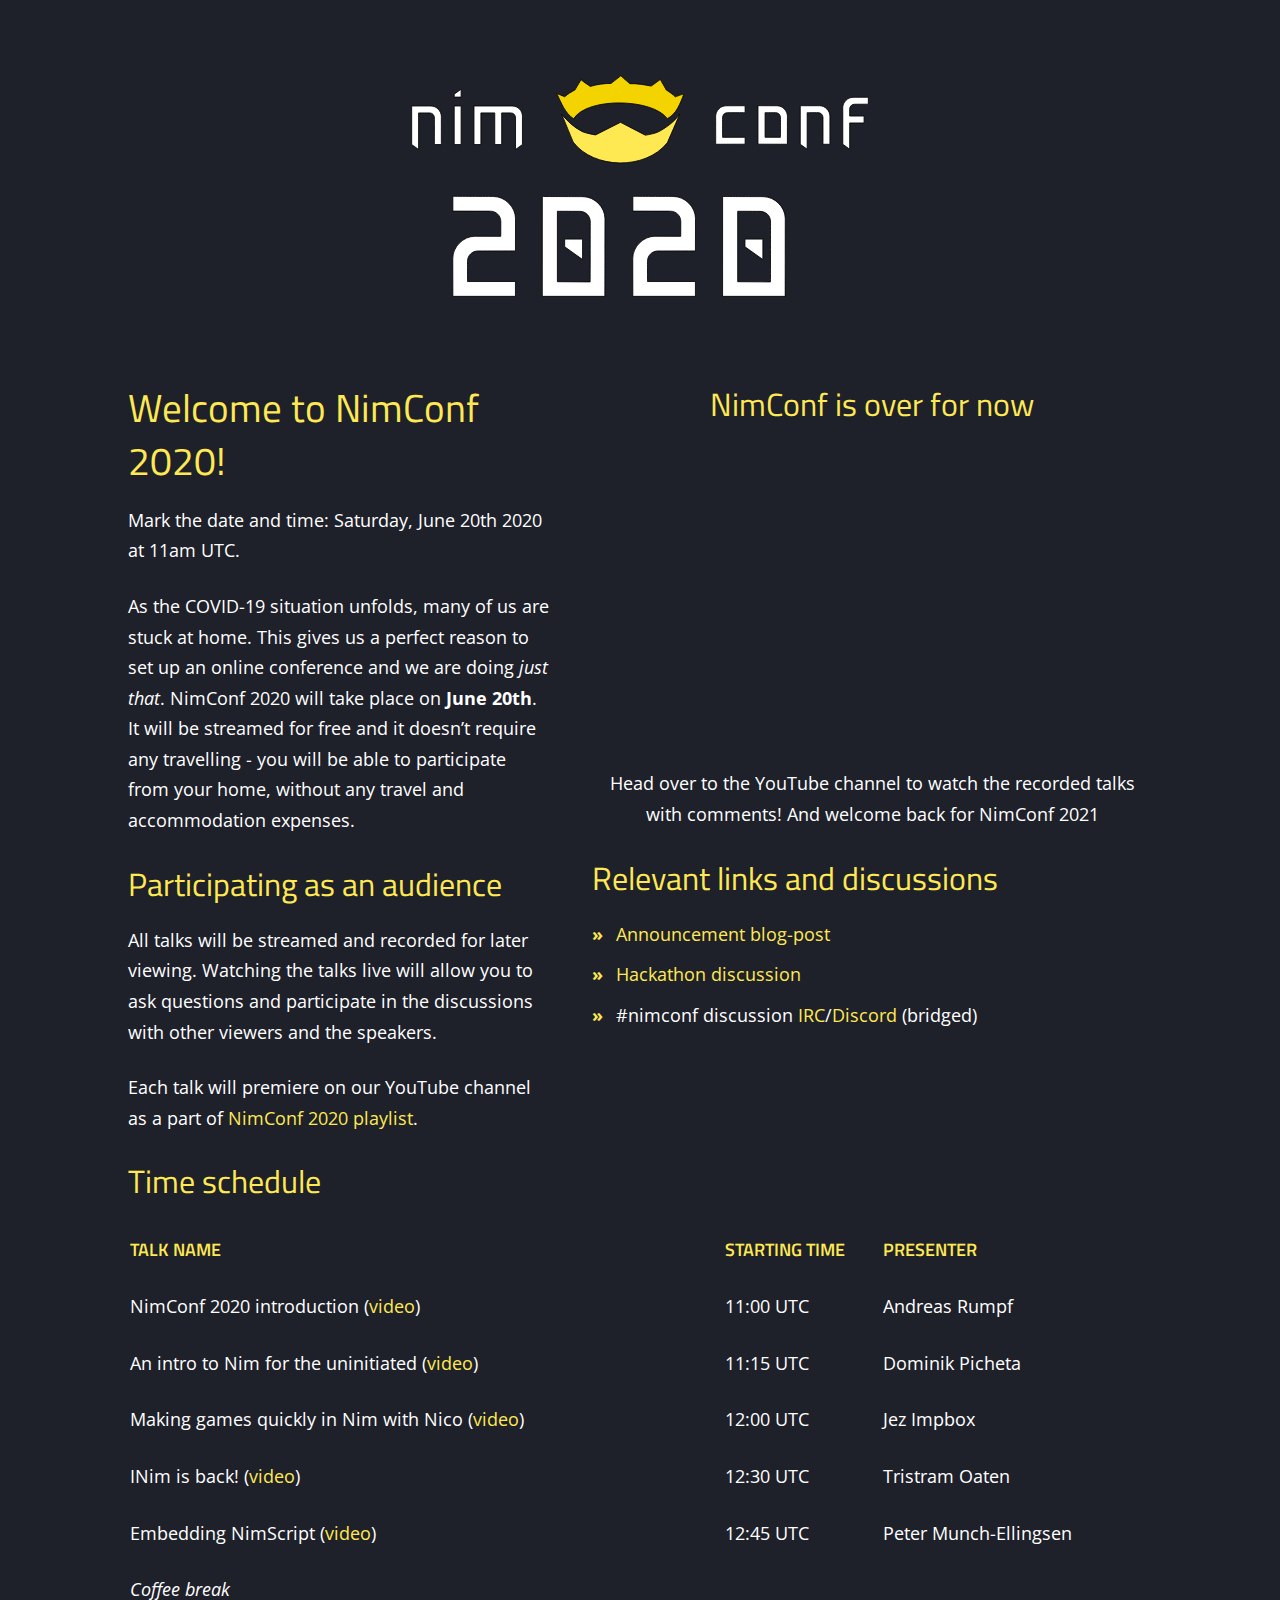
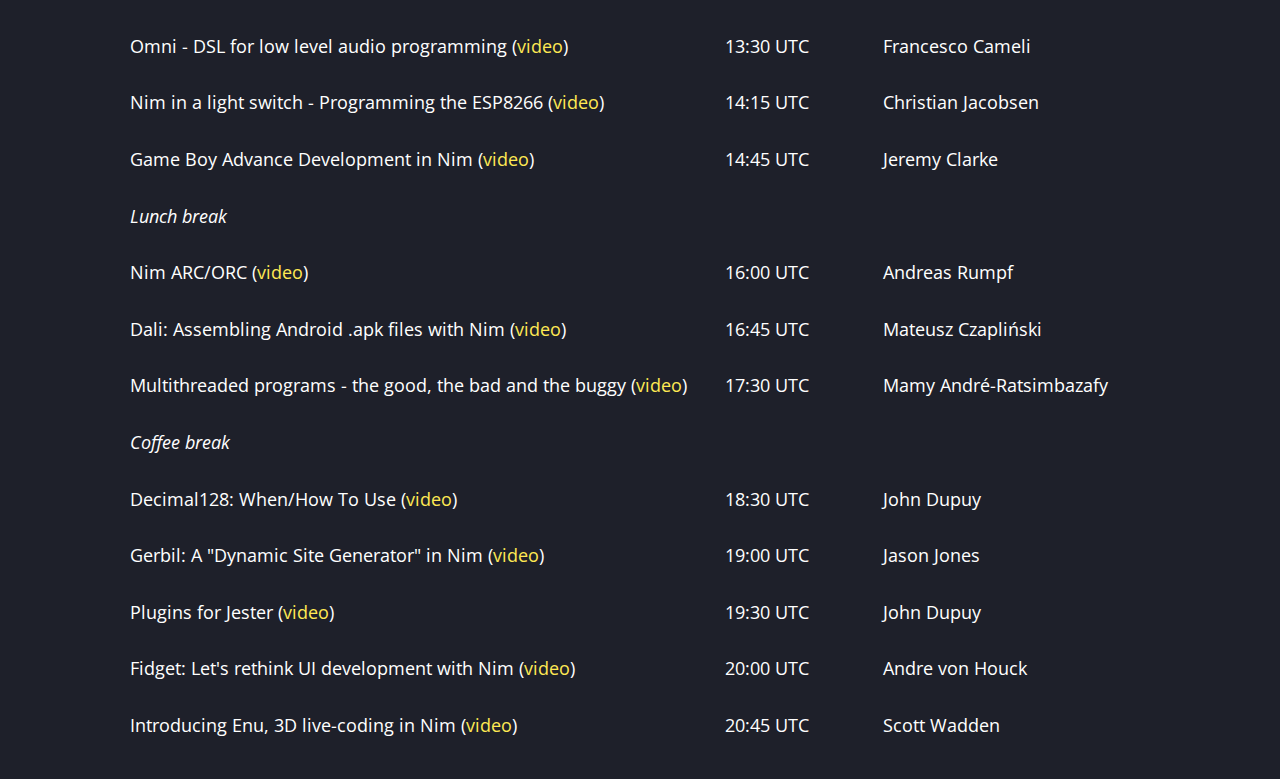
<file: index-2020.html>
<!doctype html>
<html lang="en">
  <head>
    <title>NimConf 2020 - Online Nim conference</title>
    <meta charset="utf-8">
    <meta name="charset" content="utf-8">
    <link href="https://fonts.googleapis.com/css?family=Inconsolata|Open+Sans|Titillium+Web" rel="stylesheet">
    <link href="normalize.min.css" rel="stylesheet">
    <link href="variables.min.css" rel="stylesheet">
    <link href="skeletal.min.css" rel="stylesheet">

    <meta name="viewport" content="width=device-width, initial-scale=1">
    <meta name="description" content="NimConf 2020 will take place on June 20th at 11am UTC. Streamed live and for free from YouTube.">

    <meta name="twitter:description" content="NimConf 2020 will take place on June 20th at 11am UTC. Streamed live and for free from YouTube.">
    <meta property="og:description" content="NimConf 2020 will take place on June 20th at 11am UTC. Streamed live and for free from YouTube.">

    <meta name="twitter:title" content="NimConf 2020">
    <meta name="twitter:site" content="@nim_lang">
    <meta name="twitter:card" content="summary_large_image">
    <meta name="twitter:image" content="https://nim-lang.org/assets/img/twitter_banner.png">

    <meta property="og:title" content="NimConf 2020">
    <meta property="og:site_name" content="NimConf 2020">
    <meta property="og:type" content="website">
    <meta property="og:image" content="https://nim-lang.org/assets/img/twitter_banner.png">
    <meta property="og:image:type" content="image/png">
    <meta property="og:image:width" content="1000">
    <meta property="og:image:height" content="500">
    <meta property="og:image:alt" content="NimConf 2020">

    <style>
      .countdowntable {
        border-spacing: 8px 4px;
        margin: 0 auto;
      }
      .countdowntable td, .countdowntable th {
        text-align: center;
        background-color: #2b2e3b;
        border-radius: 2px;
      }
      .countdowntable th:first-child, .countdowntable td:first-child {
        padding-left: var(--font-size);
      }
      .countdowntable th:last-child, .countdowntable td:last-child {
        padding-right: var(--font-size);
      }
      th > h6 {
        margin-bottom: 0;
      }
      a {
        text-decoration: none;
      }
      a:hover {
        text-decoration: underline;
      }
      li {
        list-style-type: none;
      }
      li:before {
        content: "» ";
        font-weight: bold;
        margin-right: 8px;
        color: #ffe953;
      }
    </style>
    <!-- Global site tag (gtag.js) - Google Analytics -->
    <script async src="https://www.googletagmanager.com/gtag/js?id=UA-48159761-2"></script>
    <script>
      window.dataLayer = window.dataLayer || [];
      function gtag(){dataLayer.push(arguments);}
      gtag('js', new Date());

      gtag('config', 'UA-48159761-2');
    </script>

  </head>
  <body>
    <div class="container">
      <div class="u-hero u-center"><img width="500px" src="nim-conf-2020.svg"/></div>
      <div class="row">
        <div class="seven columns">
          <h3>Welcome to NimConf 2020!</h3>
          <p>Mark the date and time: Saturday, June 20th 2020 at 11am UTC.</p>

          <p>As the COVID-19 situation unfolds, many of us are stuck at home.
          This gives us a perfect reason to set up an online conference and we are doing
          <em>just that</em>.
          NimConf 2020 will take place on <strong>June 20th</strong>.
          It will be streamed for free and it doesn’t require any travelling - you will be
          able to participate from your home, without any travel and accommodation expenses.</p>

          <h4 id="participating-as-an-audience">Participating as an audience</h4>

          <p>All talks will be streamed and recorded for later viewing.
          Watching the talks live will allow you to ask questions and participate in the
          discussions with other viewers and the speakers.</p>

          <p>Each talk will premiere on our YouTube channel as a part of <a href="https://www.youtube.com/playlist?list=PLxLdEZg8DRwTIEzUpfaIcBqhsj09mLWHx">NimConf 2020 playlist</a>.</p>
        </div>
        <div class="five columns">
          <div class="u-center" id="countdowncontainer">
            <h4>Streaming live in:</h4>
            <p>
              <table class="countdowntable">
                <thead>
                  <tr>
                    <th><h6>Days</h6></th>
                    <th><h6>Hours</h6></th>
                    <th><h6>Minutes</h6></th>
                    <th><h6>Seconds</h6></th>
                  </tr>
                </thead>
                <tbody id="countdown"></tbody>
              </table>
            </p>
          </div>
          <h4>Relevant links and discussions</h4>
          <ul>
            <li><a href="https://nim-lang.org/blog/2020/05/14/nim-conference.html">Announcement blog-post</a></li>
            <li><a href="https://forum.nim-lang.org/t/6394">Hackathon discussion</a></li>
            <li>#nimconf discussion <a href="irc://freenode.net/nimconf">IRC</a>/<a href="https://discord.gg/pnFXTKA">Discord</a> (bridged)</li>
          </ul>
        </div>
      </div>
      <div class="row">
        <div class="twelve columns">
          <h4 id="time-schedule">Time schedule</h4>
          <table>
            <thead>
              <tr>
                <th><h6>Talk name</h6></th>
                <th><h6>Starting time</h6></th>
                <th><h6>Presenter</h6></th>
              </tr>
            </thead>
            <tbody>
              <tr>
                <td>NimConf 2020 introduction (<a href="https://www.youtube.com/watch?v=xqHdUjCXizI&list=PLxLdEZg8DRwTIEzUpfaIcBqhsj09mLWHx&index=2">video</a>)</td>
                <td>11:00 UTC</td>
                <td>Andreas Rumpf</td>
              </tr>
            </tbody>
            <tbody>
              <tr>
                <td>An intro to Nim for the uninitiated (<a href="https://www.youtube.com/watch?v=lxLL3km21Aw&list=PLxLdEZg8DRwTIEzUpfaIcBqhsj09mLWHx&index=2">video</a>)</td>
                <td>11:15 UTC</td>
                <td>Dominik Picheta</td>
              </tr>
            </tbody>
            <tbody>
              <tr>
                <td>Making games quickly in Nim with Nico (<a href="https://www.youtube.com/watch?v=czLI5XJFxYA&list=PLxLdEZg8DRwTIEzUpfaIcBqhsj09mLWHx&index=3">video</a>)</td>
                <td>12:00 UTC</td>
                <td>Jez Impbox</td>
              </tr>
            </tbody>
            <tbody>
              <tr>
                <td>INim is back! (<a href="https://www.youtube.com/watch?v=Qa_9vut4TzQ&list=PLxLdEZg8DRwTIEzUpfaIcBqhsj09mLWHx&index=4">video</a>)</td>
                <td>12:30 UTC</td>
                <td>Tristram Oaten</td>
              </tr>
            </tbody>
            <tbody>
              <tr>
                <td>Embedding NimScript (<a href="https://www.youtube.com/watch?v=BdQkU_HepIg&list=PLxLdEZg8DRwTIEzUpfaIcBqhsj09mLWHx&index=5">video</a>)</td>
                <td>12:45 UTC</td>
                <td>Peter Munch-Ellingsen</td>
              </tr>
            </tbody>
            <tbody>
              <tr>
                <td><em>Coffee break</em></td>
              </tr>
            </tbody>
            <tbody>
              <tr>
                <td>Omni - DSL for low level audio programming (<a href="https://www.youtube.com/watch?v=ruT7sbs5O-Q&list=PLxLdEZg8DRwTIEzUpfaIcBqhsj09mLWHx&index=6">video</a>)</td>
                <td>13:30 UTC</td>
                <td>Francesco Cameli</td>
              </tr>
            </tbody>
            <tbody>
              <tr>
                <td>Nim in a light switch - Programming the ESP8266 (<a href="https://www.youtube.com/watch?v=eCCrkZI0rVU&list=PLxLdEZg8DRwTIEzUpfaIcBqhsj09mLWHx&index=7">video</a>)</td>
                <td>14:15 UTC</td>
                <td>Christian Jacobsen</td>
              </tr>
            </tbody>
            <tbody>
              <tr>
                <td>Game Boy Advance Development in Nim (<a href="https://www.youtube.com/watch?v=sZUM7MhWr88&list=PLxLdEZg8DRwTIEzUpfaIcBqhsj09mLWHx&index=8">video</a>)</td>
                <td>14:45 UTC</td>
                <td>Jeremy Clarke</td>
              </tr>
            </tbody>
            <tbody>
              <tr>
                <td><em>Lunch break</em></td>
              </tr>
            </tbody>
            <tbody>
              <tr>
                <td>Nim ARC/ORC (<a href="https://www.youtube.com/watch?v=aUJcYTnPWCg&list=PLxLdEZg8DRwTIEzUpfaIcBqhsj09mLWHx&index=9">video</a>)</td>
                <td>16:00 UTC</td>
                <td>Andreas Rumpf</td>
              </tr>
            </tbody>
            <tbody>
              <tr>
                <td>Dali: Assembling Android .apk files with Nim (<a href="https://www.youtube.com/watch?v=wr9X5NCwPlI&list=PLxLdEZg8DRwTIEzUpfaIcBqhsj09mLWHx&index=10">video</a>)</td>
                <td>16:45 UTC</td>
                <td>Mateusz Czapliński</td>
              </tr>
            </tbody>
            <tbody>
              <tr>
                <td>Multithreaded programs - the good, the bad and the buggy (<a href="https://www.youtube.com/watch?v=NOAI2wH9Cf0&list=PLxLdEZg8DRwTIEzUpfaIcBqhsj09mLWHx&index=11">video</a>)</td>
                <td>17:30 UTC</td>
                <td>Mamy André-Ratsimbazafy</td>
              </tr>
            </tbody>
            <tbody>
              <tr>
                <td><em>Coffee break</em></td>
              </tr>
            </tbody>
            <tbody>
              <tr>
                <td>Decimal128: When/How To Use (<a href="https://www.youtube.com/watch?v=pfIXlXeneDE&list=PLxLdEZg8DRwTIEzUpfaIcBqhsj09mLWHx&index=12">video</a>)</td>
                <td>18:30 UTC</td>
                <td>John Dupuy</td>
              </tr>
            </tbody>
            <tbody>
              <tr>
                <td>Gerbil: A "Dynamic Site Generator" in Nim (<a href="https://www.youtube.com/watch?v=ncBGuizQqMI&list=PLxLdEZg8DRwTIEzUpfaIcBqhsj09mLWHx&index=13">video</a>)</td>
                <td>19:00 UTC</td>
                <td>Jason Jones</td>
              </tr>
            </tbody>
            <tbody>
              <tr>
                <td>Plugins for Jester (<a href="https://www.youtube.com/watch?v=BYv1QfJOQjs&list=PLxLdEZg8DRwTIEzUpfaIcBqhsj09mLWHx&index=14">video</a>)</td>
                <td>19:30 UTC</td>
                <td>John Dupuy</td>
              </tr>
            </tbody>
            <tbody>
              <tr>
                <td>Fidget: Let's rethink UI development with Nim (<a href="https://www.youtube.com/watch?v=IB8Yt2dqZbo&list=PLxLdEZg8DRwTIEzUpfaIcBqhsj09mLWHx&index=15">video</a>)</td>
                <td>20:00 UTC</td>
                <td>Andre von Houck</td>
              </tr>
            </tbody>
            <tbody>
              <tr>
                <td>Introducing Enu, 3D live-coding in Nim (<a href="https://www.youtube.com/watch?v=3l6tsKM1cY8&list=PLxLdEZg8DRwTIEzUpfaIcBqhsj09mLWHx&index=16">video</a>)</td>
                <td>20:45 UTC</td>
                <td>Scott Wadden</td>
              </tr>
            </tbody>
          </table>
        </div>
      </div>
    </div>
    <script>
      // Set the date we're counting down to
      var countDownDate = new Date(Date.UTC(2020, 5, 20, 11)).getTime();
      var endDate = new Date(Date.UTC(2020, 5, 20, 20)).getTime();

      var update = function() {

        // Get today's date and time
        var now = new Date().getTime();

        // Find the distance between now and the count down date
        var distance = countDownDate - now;

        // Time calculations for days, hours, minutes and seconds
        var days = Math.floor(distance / (1000 * 60 * 60 * 24));
        var hours = Math.floor((distance % (1000 * 60 * 60 * 24)) / (1000 * 60 * 60));
        var minutes = Math.floor((distance % (1000 * 60 * 60)) / (1000 * 60));
        var seconds = Math.floor((distance % (1000 * 60)) / 1000);

        // Output the result in an element with id="demo"
        document.getElementById("countdown").innerHTML = "<tr><td>" + days + "</td><td>" + hours + "</td><td>"
          + minutes + "</td><td>" + seconds + "</td></tr>";

        // If the count down is over, write some text
        if (distance < 0) {
          if (endDate - now >= 0) {
            document.getElementById("countdowncontainer").innerHTML = '<h4>NimConf is live!</h4><iframe width="560" height="315" src="https://www.youtube.com/embed/videoseries?list=PLxLdEZg8DRwTIEzUpfaIcBqhsj09mLWHx" frameborder="0" allow="accelerometer; autoplay; encrypted-media; gyroscope; picture-in-picture" allowfullscreen></iframe><p>Head over to the YouTube channel to discuss live with the presenters!</p>';
          } else {
            document.getElementById("countdowncontainer").innerHTML = '<h4>NimConf is over for now</h4><iframe width="560" height="315" src="https://www.youtube.com/embed/videoseries?list=PLxLdEZg8DRwTIEzUpfaIcBqhsj09mLWHx" frameborder="0" allow="accelerometer; autoplay; encrypted-media; gyroscope; picture-in-picture" allowfullscreen></iframe><p>Head over to the YouTube channel to watch the recorded talks with comments! And welcome back for NimConf 2021</p>';
            clearInterval(x);
          }
        }
      };
      // Update the count down every 1 second
      var x = setInterval(update, 1000);
      update();
    </script>
  </body>
</html>
</file>
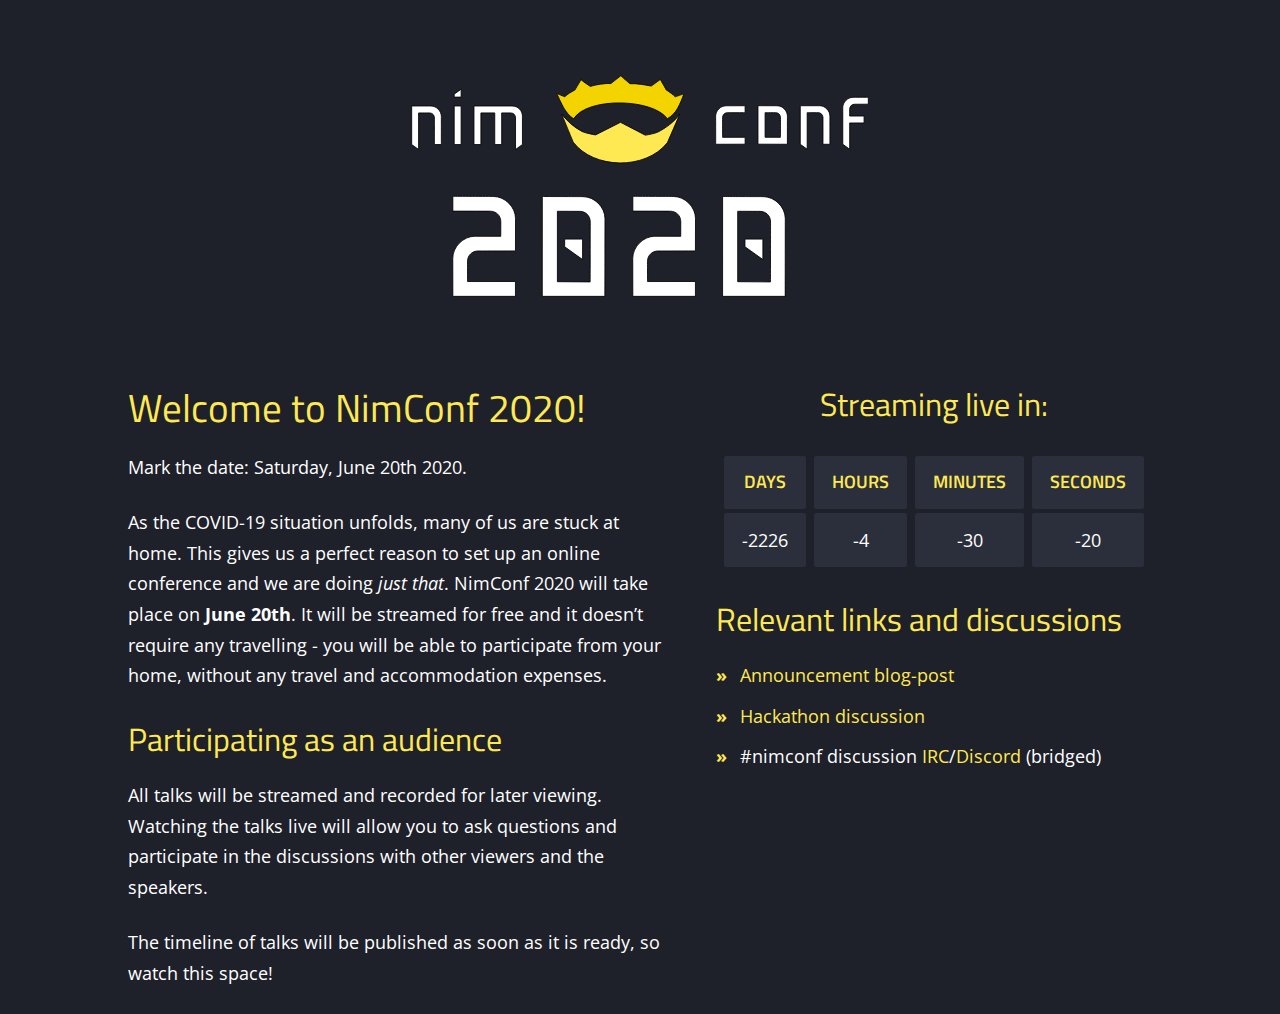
<file: nim-conf.html>
<!doctype html>
<html lang="en">
  <head>
    <title>NimConf 2020 - Online Nim conference</title>
    <meta charset="utf-8">
    <meta name="charset" content="utf-8">
    <link href="https://fonts.googleapis.com/css?family=Inconsolata|Open+Sans|Titillium+Web" rel="stylesheet">
    <link href="normalize.min.css" rel="stylesheet">
    <link href="variables.min.css" rel="stylesheet">
    <link href="skeletal.min.css" rel="stylesheet">

    <meta name="viewport" content="width=device-width, initial-scale=1">
    <meta name="description" content="NimConf 2020 - Online Nim conference">

    <meta name="twitter:description" content="NimConf 2020 - Online Nim conference">
    <meta property="og:description" content="NimConf 2020 - Online Nim conference">

    <meta name="twitter:title" content="NimConf 2020">
    <meta name="twitter:site" content="@nim_lang">
    <meta name="twitter:card" content="summary_large_image">
    <meta name="twitter:image" content="https://nim-lang.org/assets/img/twitter_banner.png">

    <meta property="og:title" content="NimConf 2020">
    <meta property="og:site_name" content="NimConf 2020">
    <meta property="og:type" content="website">
    <meta property="og:image" content="https://nim-lang.org/assets/img/twitter_banner.png">
    <meta property="og:image:type" content="image/png">
    <meta property="og:image:width" content="1000">
    <meta property="og:image:height" content="500">
    <meta property="og:image:alt" content="NimConf 2020">

    <style>
      .countdowntable {
        border-spacing: 8px 4px;
        margin: 0 auto;
      }
      .countdowntable td, .countdowntable th {
        text-align: center;
        background-color: #2b2e3b;
        border-radius: 2px;
      }
      .countdowntable th:first-child, .countdowntable td:first-child {
        padding-left: var(--font-size);
      }
      .countdowntable th:last-child, .countdowntable td:last-child {
        padding-right: var(--font-size);
      }
      th > h6 {
        margin-bottom: 0;
      }
      a {
        text-decoration: none;
      }
      a:hover {
        text-decoration: underline;
      }
      li {
        list-style-type: none;
      }
      li:before {
        content: "» ";
        font-weight: bold;
        margin-right: 8px;
        color: #ffe953;
      }
    </style>
  </head>
  <body>
    <div class="container">
      <div class="u-hero u-center"><img width="500px" src="nim-conf-2020.svg"/></div>
      <div class="row">
        <div class="seven columns">
          <h3>Welcome to NimConf 2020!</h3>
          <p>Mark the date: Saturday, June 20th 2020.</p>

          <p>As the COVID-19 situation unfolds, many of us are stuck at home.
          This gives us a perfect reason to set up an online conference and we are doing
          <em>just that</em>.
          NimConf 2020 will take place on <strong>June 20th</strong>.
          It will be streamed for free and it doesn’t require any travelling - you will be
          able to participate from your home, without any travel and accommodation expenses.</p>

          <h4 id="participating-as-an-audience">Participating as an audience</h4>

          <p>All talks will be streamed and recorded for later viewing.
          Watching the talks live will allow you to ask questions and participate in the
          discussions with other viewers and the speakers.</p>

          <p>The timeline of talks will be published as soon as it is ready, so watch this space!</p>
        </div>
        <div class="five columns">
          <div class="u-center">
            <h4>Streaming live in:</h4>
            <p>
              <table class="countdowntable">
                <thead>
                  <tr>
                    <th><h6>Days</h6></th>
                    <th><h6>Hours</h6></th>
                    <th><h6>Minutes</h6></th>
                    <th><h6>Seconds</h6></th>
                  </tr>
                </thead>
                <tbody id="countdown"></tbody>
              </table>
            </p>
          </div>
          <h4>Relevant links and discussions</h4>
          <ul>
            <li><a href="https://nim-lang.org/blog/2020/05/14/nim-conference.html">Announcement blog-post</a></li>
            <li><a href="https://forum.nim-lang.org/t/6394">Hackathon discussion</a></li>
            <li>#nimconf discussion <a href="irc://freenode.net/nimconf">IRC</a>/<a href="https://discord.gg/pnFXTKA">Discord</a> (bridged)</li>
          </ul>
        </div>
      </div>
      <!--<div class="row">
        <div class="twelve columns">
          <table>
            <thead>
              <tr>
                <th><h6>Talk name</h6></th>
                <th><h6>Time slot</h6></th>
                <th><h6>Presenter</h6></th>
              </tr>
            </thead>
            <tbody>
              <tr>
                <td>Test talk: With awesome subtitle</td>
                <td>11AM - 12AM</td>
                <td>Presenter McPresenterson</td>
              </tr>
            </tbody>
          </table>
        </div>
      </div>-->
    </div>
    <script>
      // Set the date we're counting down to
      var countDownDate = new Date(Date.UTC(2020, 5, 20, 11)).getTime();

      var update = function() {

        // Get today's date and time
        var now = new Date().getTime();

        // Find the distance between now and the count down date
        var distance = countDownDate - now;

        // Time calculations for days, hours, minutes and seconds
        var days = Math.floor(distance / (1000 * 60 * 60 * 24));
        var hours = Math.floor((distance % (1000 * 60 * 60 * 24)) / (1000 * 60 * 60));
        var minutes = Math.floor((distance % (1000 * 60 * 60)) / (1000 * 60));
        var seconds = Math.floor((distance % (1000 * 60)) / 1000);

        // Output the result in an element with id="demo"
        document.getElementById("countdown").innerHTML = "<tr><td>" + days + "</td><td>" + hours + "</td><td>"
          + minutes + "</td><td>" + seconds + "</td></tr>";

        // If the count down is over, write some text
        if (distance < 0) {
          clearInterval(x);
          document.getElementById("demo").innerHTML = "EXPIRED";
        }
      };
      // Update the count down every 1 second
      var x = setInterval(update, 1000);
      update();
    </script>
  </body>
</html>
</file>
<file: variables.min.css>
:root{--line-height:calc(1em * 1.7);--element-padding:8px;--element-border:1px;--element-height:calc(var(--line-height) + var(--element-padding)*2 + var(--element-border)*2);--border-radius:4px;--main-color:#33C3F0;--main-color-contrast:#FFF;--activated-color:#1EAEDB;--activated-color-contrast:#FFF;--container-max-width:1200px;--text-color:#fff;--link-color:#ffe953;--link-color-hover:#f1fa8c;--background-color:#1e202a;--font-family:"Open Sans",sans;--font-size:1.8rem;--font-weight:400;--heading-base-size:var(--font-size);--heading-increase-pitch:0.7rem;--heading-increase-pitch-phone:0.5rem;--heading-base-line-height:1.6;--heading-decrease-pitch:0.08;--heading-font-family:"Titillium Web";--heading-color:#ffe953;--heading-margin:1.8rem;--button-height:var(--element-height);--button-line-height:calc(var(--element-height) - var(--element-border));--button-border:var(--element-border) solid;--button-border-radius:var(--border-radius);--button-padding-leftright:30px;--button-color:#555;--button-background-color:var(--background-color);--button-border-color:#bbb;--button-color-focus:#333;--button-background-color-focus:var(--background-color);--button-border-color-focus:#888;--button-primary-color:var(--main-color-contrast);--button-primary-background-color:var(--main-color);--button-primary-border-color:var(--main-color);--button-primary-color-focus:var(--activated-color-contrast);--button-primary-background-color-focus:var(--activated-color);--button-primary-border-color-focus:var(--activated-color);--input-padding-topbottom:var(--element-padding);--input-padding-leftright:10px;--input-height:var(--element-height);--textarea-min-height:calc((var(--element-height) - var(--element-padding) - var(--element-border))*2);--input-border:var(--element-border) solid;--input-border-color:#D1D1D1;--input-border-color-focus:var(--main-color);--input-border-radius:var(--border-radius);--input-color:var(--text-color);--input-background-color:var(--background-color);--placeholder-color:var(--text-color);--placeholder-opacity:0.8;--code-color:var(--text-color);--code-background-color:#FAFAFA;--code-border:var(--element-border) solid;--code-border-color:#E1E1E1;--code-border-radius:var(--border-radius);--code-block-color:var(--code-color);--code-block-background-color:var(--code-background-color);--code-block-border:var(--code-border);--code-block-border-color:var(--code-border-color);--code-block-border-radius:var(--code-border-radius);--td-border-bottom:0px solid #E1E1E1;--hr-border-top:0px solid #E1E1E1;--navbar-border-top:1px solid #E1E1E1;--navbar-border-bottom:1px solid #E1E1E1;--hero-padding:6vh}
</file>
<file: skeletal.min.css>
@import url(variables.css);html{font-size:62.5%}body{font-size:var(--font-size);line-height:var(--line-height);font-weight:var(--font-weight);font-family:var(--font-family);color:var(--text-color);background-color:var(--background-color)}h1,h2,h3,h4,h5,h6{margin-top:0;margin-bottom:var(--heading-margin);color:var(--heading-color);font-family:var(--heading-font-family)}h1,h2{font-weight:400}h3,h4{font-weight:500}h5,h6{font-weight:600}h1{font-size:calc(var(--heading-base-size) + var(--heading-increase-pitch-phone)*5);line-height:calc(var(--heading-base-line-height) - var(--heading-decrease-pitch)*4)}h2{font-size:calc(var(--heading-base-size) + var(--heading-increase-pitch-phone)*4);line-height:calc(var(--heading-base-line-height) - var(--heading-decrease-pitch)*4)}h3{font-size:calc(var(--heading-base-size) + var(--heading-increase-pitch-phone)*3);line-height:calc(var(--heading-base-line-height) - var(--heading-decrease-pitch)*3)}h4{font-size:calc(var(--heading-base-size) + var(--heading-increase-pitch-phone)*2);line-height:calc(var(--heading-base-line-height) - var(--heading-decrease-pitch)*2)}h5{font-size:calc(var(--heading-base-size) + var(--heading-increase-pitch-phone));line-height:calc(var(--heading-base-line-height) - var(--heading-decrease-pitch))}h6{font-size:var(--heading-base-size);line-height:var(--heading-base-line-height);text-transform:uppercase}@media (min-width:550px){h1{font-size:calc(var(--heading-base-size) + var(--heading-increase-pitch)*5)}h2{font-size:calc(var(--heading-base-size) + var(--heading-increase-pitch)*4)}h3{font-size:calc(var(--heading-base-size) + var(--heading-increase-pitch)*3)}h4{font-size:calc(var(--heading-base-size) + var(--heading-increase-pitch)*2)}h5{font-size:calc(var(--heading-base-size) + var(--heading-increase-pitch))}h6{font-size:var(--heading-base-size)}}p{margin-top:0}a{color:var(--link-color)}a:hover{color:var(--link-color-hover)}.button,button,input[type=button],input[type=reset],input[type=submit]{display:inline-block;height:var(--button-height);padding:0 var(--button-padding-leftright);color:var(--button-color);background-color:var(--button-background-color);text-align:center;font-size:73%;font-weight:600;line-height:var(--button-line-height);letter-spacing:.1rem;text-transform:uppercase;text-decoration:none;white-space:nowrap;border-radius:var(--button-border-radius);border:var(--button-border);border-color:var(--button-border-color);cursor:pointer;box-sizing:border-box}.button:focus,.button:hover,button:focus,button:hover,input[type=button]:focus,input[type=button]:hover,input[type=reset]:focus,input[type=reset]:hover,input[type=submit]:focus,input[type=submit]:hover{color:var(--button-color-focus);background-color:var(--button-background-color-focus);border-color:var(--button-border-color-focus);outline:0}.button.button-primary,button.button-primary,input[type=button].button-primary,input[type=reset].button-primary,input[type=submit].button-primary{color:var(--button-primary-color);background-color:var(--button-primary-background-color);border-color:var(--button-primary-border-color)}.button.button-primary:focus,.button.button-primary:hover,button.button-primary:focus,button.button-primary:hover,input[type=button].button-primary:focus,input[type=button].button-primary:hover,input[type=reset].button-primary:focus,input[type=reset].button-primary:hover,input[type=submit].button-primary:focus,input[type=submit].button-primary:hover{color:var(--button-primary-color-focus);background-color:var(--button-primary-background-color-focus);border-color:var(--button-primary-border-color-focus)}input[type=email],input[type=number],input[type=password],input[type=search],input[type=tel],input[type=text],input[type=url],select,textarea{height:var(--input-height);padding:var(--input-padding-topbottom) var(--input-padding-leftright);color:var(--input-color);background-color:var(--input-background-color);border:var(--input-border) var(--input-border-color);border-radius:var(--input-border-radius);box-shadow:none;box-sizing:border-box}::placeholder{color:var(--placeholder-color);opacity:var(--placeholder-opacity)}input[type=email],input[type=number],input[type=password],input[type=search],input[type=tel],input[type=text],input[type=url],textarea{-webkit-appearance:none;-moz-appearance:none;appearance:none}textarea{min-height:var(--textarea-min-height);line-height:var(--line-height)}input[type=email]:focus,input[type=number]:focus,input[type=password]:focus,input[type=search]:focus,input[type=tel]:focus,input[type=text]:focus,input[type=url]:focus,select:focus,textarea:focus{border:var(--input-border) var(--input-border-color-focus);outline:0}label,legend{display:block;margin-bottom:.5rem;font-weight:600}fieldset{padding:0;border-width:0}input[type=checkbox],input[type=radio]{display:inline}label>.label-body{display:inline-block;margin-left:.5rem;font-weight:400}ul{list-style:circle inside}ol{list-style:decimal inside}ol,ul{padding-left:0;margin:0 auto}ol ol,ol ul,ul ol,ul ul{margin:1.5rem 0 1.5rem 3rem;font-size:90%}li{margin-bottom:1rem}code{padding:.2rem .5rem;margin:0 .2rem;font-size:90%;white-space:nowrap;color:var(--code-color);background:var(--code-background-color);border:var(--code-border) var(--code-border-color);border-radius:var(--code-border-radius)}pre>code{display:block;padding:1rem 1.5rem;white-space:pre;color:var(--code-block-color);background:var(--code-block-background-color);border:var(--code-block-border) var(--code-block-border-color);border-radius:var(--code-block-border-radius);overflow-x:auto}td,th{padding:calc(var(--font-size)/1.5) calc(var(--font-size));text-align:left;border-bottom:var(--td-border-bottom)}td:first-child,th:first-child{padding-left:0}td:last-child,th:last-child{padding-right:0}.button,button{margin-bottom:1rem}fieldset,input,select,textarea{margin-bottom:1.5rem}blockquote,dl,figure,form,p,pre,table{margin-bottom:2.5rem}.u-full-width{width:100%;box-sizing:border-box}.u-max-full-width{max-width:100%;box-sizing:border-box}.u-pull-right{float:right!important}.u-pull-left{float:left!important}.u-center{text-align:center;justify-content:center}.u-uppcase{text-transform:uppercase}.u-hero>*{margin-top:0}.u-hero>.row{margin-right:0;margin-left:0}.u-hero{padding-top:var(--hero-padding);margin-bottom:var(--hero-padding)}ul.navbar{list-style-type:none;margin:4rem 0;padding:0;padding-bottom:calc(.2em + 1vmin);overflow:hidden;border-top:var(--navbar-border-top);border-bottom:var(--navbar-border-bottom)}ul.navbar>li{float:left;margin-bottom:0}ul.navbar>li.u-pull-right{flex-grow:1;text-align:right}ul.navbar>li a{display:block;padding-left:1rem;padding-right:1rem;padding-top:calc(.3rem + 1vmin);text-decoration:none}@media (min-width:550px){ul.navbar>li a{padding-left:1.5rem;padding-right:1.5rem}}ul.navbar>li a>*{margin:0!important}hr{margin-top:4rem;margin-bottom:4.5rem;border-width:0;border-top:var(--hr-border-top)}.container:after,.u-cf,.u-hero:after{content:"";display:table;clear:both}.container{position:relative;width:100%;max-width:var(--container-max-width);margin:0 auto;padding:0 20px;box-sizing:border-box}.column,.columns{width:100%;float:left;box-sizing:border-box}@media (min-width:400px){.container{width:85%;padding:0}}@media (min-width:550px){.row{display:flex}.container{width:80%}.column,.columns{padding-left:2%;padding-right:2%}.column:first-child,.columns:first-child{padding-left:0}.column:last-child,.columns:last-child{padding-right:0}.one.column,.one.columns{flex-basis:8.3333333333%}.two.columns{flex-basis:16.6666666667%}.three.columns{flex-basis:25%}.four.columns{flex-basis:33.3333333333%}.five.columns{flex-basis:41.6666666667%}.six.columns{flex-basis:50%}.seven.columns{flex-basis:58.3333333333%}.eight.columns{flex-basis:66.6666666667%}.nine.columns{flex-basis:75%}.ten.columns{flex-basis:83.3333333333%}.eleven.columns{flex-basis:91.6666666667%}.twelve.columns{flex-basis:100%;margin-left:0}.one-third.column{flex-basis:33.3333333333%}.two-thirds.column{flex-basis:66.6666666667%}.one-half.column{flex-basis:50%}.offset-by-one.column,.offset-by-one.columns{margin-left:8.3333333333%}.offset-by-two.column,.offset-by-two.columns{margin-left:16.6666666667%}.offset-by-three.column,.offset-by-three.columns{margin-left:25%}.offset-by-four.column,.offset-by-four.columns{margin-left:33.3333333333%}.offset-by-five.column,.offset-by-five.columns{margin-left:41.6666666666%}.offset-by-six.column,.offset-by-six.columns{margin-left:50%}.offset-by-seven.column,.offset-by-seven.columns{margin-left:58.3333333333%}.offset-by-eight.column,.offset-by-eight.columns{margin-left:66.6666666667%}.offset-by-nine.column,.offset-by-nine.columns{margin-left:75%}.offset-by-ten.column,.offset-by-ten.columns{margin-left:83.3333333333%}.offset-by-eleven.column,.offset-by-eleven.columns{margin-left:91.6666666667%}.offset-by-one-third.column,.offset-by-one-third.columns{margin-left:33.3333333333%}.offset-by-two-thirds.column,.offset-by-two-thirds.columns{margin-left:66.6666666667%}.offset-by-one-half.column,.offset-by-one-half.columns{margin-left:50%}}
</file>
<file: 2020/variables.min.css>
:root{--line-height:calc(1em * 1.7);--element-padding:8px;--element-border:1px;--element-height:calc(var(--line-height) + var(--element-padding)*2 + var(--element-border)*2);--border-radius:4px;--main-color:#33C3F0;--main-color-contrast:#FFF;--activated-color:#1EAEDB;--activated-color-contrast:#FFF;--container-max-width:1200px;--text-color:#fff;--link-color:#ffe953;--link-color-hover:#f1fa8c;--background-color:#1e202a;--font-family:"Open Sans",sans;--font-size:1.8rem;--font-weight:400;--heading-base-size:var(--font-size);--heading-increase-pitch:0.7rem;--heading-increase-pitch-phone:0.5rem;--heading-base-line-height:1.6;--heading-decrease-pitch:0.08;--heading-font-family:"Titillium Web";--heading-color:#ffe953;--heading-margin:1.8rem;--button-height:var(--element-height);--button-line-height:calc(var(--element-height) - var(--element-border));--button-border:var(--element-border) solid;--button-border-radius:var(--border-radius);--button-padding-leftright:30px;--button-color:#555;--button-background-color:var(--background-color);--button-border-color:#bbb;--button-color-focus:#333;--button-background-color-focus:var(--background-color);--button-border-color-focus:#888;--button-primary-color:var(--main-color-contrast);--button-primary-background-color:var(--main-color);--button-primary-border-color:var(--main-color);--button-primary-color-focus:var(--activated-color-contrast);--button-primary-background-color-focus:var(--activated-color);--button-primary-border-color-focus:var(--activated-color);--input-padding-topbottom:var(--element-padding);--input-padding-leftright:10px;--input-height:var(--element-height);--textarea-min-height:calc((var(--element-height) - var(--element-padding) - var(--element-border))*2);--input-border:var(--element-border) solid;--input-border-color:#D1D1D1;--input-border-color-focus:var(--main-color);--input-border-radius:var(--border-radius);--input-color:var(--text-color);--input-background-color:var(--background-color);--placeholder-color:var(--text-color);--placeholder-opacity:0.8;--code-color:var(--text-color);--code-background-color:#FAFAFA;--code-border:var(--element-border) solid;--code-border-color:#E1E1E1;--code-border-radius:var(--border-radius);--code-block-color:var(--code-color);--code-block-background-color:var(--code-background-color);--code-block-border:var(--code-border);--code-block-border-color:var(--code-border-color);--code-block-border-radius:var(--code-border-radius);--td-border-bottom:0px solid #E1E1E1;--hr-border-top:0px solid #E1E1E1;--navbar-border-top:1px solid #E1E1E1;--navbar-border-bottom:1px solid #E1E1E1;--hero-padding:6vh}
</file>
<file: 2020/skeletal.min.css>
@import url(variables.css);html{font-size:62.5%}body{font-size:var(--font-size);line-height:var(--line-height);font-weight:var(--font-weight);font-family:var(--font-family);color:var(--text-color);background-color:var(--background-color)}h1,h2,h3,h4,h5,h6{margin-top:0;margin-bottom:var(--heading-margin);color:var(--heading-color);font-family:var(--heading-font-family)}h1,h2{font-weight:400}h3,h4{font-weight:500}h5,h6{font-weight:600}h1{font-size:calc(var(--heading-base-size) + var(--heading-increase-pitch-phone)*5);line-height:calc(var(--heading-base-line-height) - var(--heading-decrease-pitch)*4)}h2{font-size:calc(var(--heading-base-size) + var(--heading-increase-pitch-phone)*4);line-height:calc(var(--heading-base-line-height) - var(--heading-decrease-pitch)*4)}h3{font-size:calc(var(--heading-base-size) + var(--heading-increase-pitch-phone)*3);line-height:calc(var(--heading-base-line-height) - var(--heading-decrease-pitch)*3)}h4{font-size:calc(var(--heading-base-size) + var(--heading-increase-pitch-phone)*2);line-height:calc(var(--heading-base-line-height) - var(--heading-decrease-pitch)*2)}h5{font-size:calc(var(--heading-base-size) + var(--heading-increase-pitch-phone));line-height:calc(var(--heading-base-line-height) - var(--heading-decrease-pitch))}h6{font-size:var(--heading-base-size);line-height:var(--heading-base-line-height);text-transform:uppercase}@media (min-width:550px){h1{font-size:calc(var(--heading-base-size) + var(--heading-increase-pitch)*5)}h2{font-size:calc(var(--heading-base-size) + var(--heading-increase-pitch)*4)}h3{font-size:calc(var(--heading-base-size) + var(--heading-increase-pitch)*3)}h4{font-size:calc(var(--heading-base-size) + var(--heading-increase-pitch)*2)}h5{font-size:calc(var(--heading-base-size) + var(--heading-increase-pitch))}h6{font-size:var(--heading-base-size)}}p{margin-top:0}a{color:var(--link-color)}a:hover{color:var(--link-color-hover)}.button,button,input[type=button],input[type=reset],input[type=submit]{display:inline-block;height:var(--button-height);padding:0 var(--button-padding-leftright);color:var(--button-color);background-color:var(--button-background-color);text-align:center;font-size:73%;font-weight:600;line-height:var(--button-line-height);letter-spacing:.1rem;text-transform:uppercase;text-decoration:none;white-space:nowrap;border-radius:var(--button-border-radius);border:var(--button-border);border-color:var(--button-border-color);cursor:pointer;box-sizing:border-box}.button:focus,.button:hover,button:focus,button:hover,input[type=button]:focus,input[type=button]:hover,input[type=reset]:focus,input[type=reset]:hover,input[type=submit]:focus,input[type=submit]:hover{color:var(--button-color-focus);background-color:var(--button-background-color-focus);border-color:var(--button-border-color-focus);outline:0}.button.button-primary,button.button-primary,input[type=button].button-primary,input[type=reset].button-primary,input[type=submit].button-primary{color:var(--button-primary-color);background-color:var(--button-primary-background-color);border-color:var(--button-primary-border-color)}.button.button-primary:focus,.button.button-primary:hover,button.button-primary:focus,button.button-primary:hover,input[type=button].button-primary:focus,input[type=button].button-primary:hover,input[type=reset].button-primary:focus,input[type=reset].button-primary:hover,input[type=submit].button-primary:focus,input[type=submit].button-primary:hover{color:var(--button-primary-color-focus);background-color:var(--button-primary-background-color-focus);border-color:var(--button-primary-border-color-focus)}input[type=email],input[type=number],input[type=password],input[type=search],input[type=tel],input[type=text],input[type=url],select,textarea{height:var(--input-height);padding:var(--input-padding-topbottom) var(--input-padding-leftright);color:var(--input-color);background-color:var(--input-background-color);border:var(--input-border) var(--input-border-color);border-radius:var(--input-border-radius);box-shadow:none;box-sizing:border-box}::placeholder{color:var(--placeholder-color);opacity:var(--placeholder-opacity)}input[type=email],input[type=number],input[type=password],input[type=search],input[type=tel],input[type=text],input[type=url],textarea{-webkit-appearance:none;-moz-appearance:none;appearance:none}textarea{min-height:var(--textarea-min-height);line-height:var(--line-height)}input[type=email]:focus,input[type=number]:focus,input[type=password]:focus,input[type=search]:focus,input[type=tel]:focus,input[type=text]:focus,input[type=url]:focus,select:focus,textarea:focus{border:var(--input-border) var(--input-border-color-focus);outline:0}label,legend{display:block;margin-bottom:.5rem;font-weight:600}fieldset{padding:0;border-width:0}input[type=checkbox],input[type=radio]{display:inline}label>.label-body{display:inline-block;margin-left:.5rem;font-weight:400}ul{list-style:circle inside}ol{list-style:decimal inside}ol,ul{padding-left:0;margin:0 auto}ol ol,ol ul,ul ol,ul ul{margin:1.5rem 0 1.5rem 3rem;font-size:90%}li{margin-bottom:1rem}code{padding:.2rem .5rem;margin:0 .2rem;font-size:90%;white-space:nowrap;color:var(--code-color);background:var(--code-background-color);border:var(--code-border) var(--code-border-color);border-radius:var(--code-border-radius)}pre>code{display:block;padding:1rem 1.5rem;white-space:pre;color:var(--code-block-color);background:var(--code-block-background-color);border:var(--code-block-border) var(--code-block-border-color);border-radius:var(--code-block-border-radius);overflow-x:auto}td,th{padding:calc(var(--font-size)/1.5) calc(var(--font-size));text-align:left;border-bottom:var(--td-border-bottom)}td:first-child,th:first-child{padding-left:0}td:last-child,th:last-child{padding-right:0}.button,button{margin-bottom:1rem}fieldset,input,select,textarea{margin-bottom:1.5rem}blockquote,dl,figure,form,p,pre,table{margin-bottom:2.5rem}.u-full-width{width:100%;box-sizing:border-box}.u-max-full-width{max-width:100%;box-sizing:border-box}.u-pull-right{float:right!important}.u-pull-left{float:left!important}.u-center{text-align:center;justify-content:center}.u-uppcase{text-transform:uppercase}.u-hero>*{margin-top:0}.u-hero>.row{margin-right:0;margin-left:0}.u-hero{padding-top:var(--hero-padding);margin-bottom:var(--hero-padding)}ul.navbar{list-style-type:none;margin:4rem 0;padding:0;padding-bottom:calc(.2em + 1vmin);overflow:hidden;border-top:var(--navbar-border-top);border-bottom:var(--navbar-border-bottom)}ul.navbar>li{float:left;margin-bottom:0}ul.navbar>li.u-pull-right{flex-grow:1;text-align:right}ul.navbar>li a{display:block;padding-left:1rem;padding-right:1rem;padding-top:calc(.3rem + 1vmin);text-decoration:none}@media (min-width:550px){ul.navbar>li a{padding-left:1.5rem;padding-right:1.5rem}}ul.navbar>li a>*{margin:0!important}hr{margin-top:4rem;margin-bottom:4.5rem;border-width:0;border-top:var(--hr-border-top)}.container:after,.u-cf,.u-hero:after{content:"";display:table;clear:both}.container{position:relative;width:100%;max-width:var(--container-max-width);margin:0 auto;padding:0 20px;box-sizing:border-box}.column,.columns{width:100%;float:left;box-sizing:border-box}@media (min-width:400px){.container{width:85%;padding:0}}@media (min-width:550px){.row{display:flex}.container{width:80%}.column,.columns{padding-left:2%;padding-right:2%}.column:first-child,.columns:first-child{padding-left:0}.column:last-child,.columns:last-child{padding-right:0}.one.column,.one.columns{flex-basis:8.3333333333%}.two.columns{flex-basis:16.6666666667%}.three.columns{flex-basis:25%}.four.columns{flex-basis:33.3333333333%}.five.columns{flex-basis:41.6666666667%}.six.columns{flex-basis:50%}.seven.columns{flex-basis:58.3333333333%}.eight.columns{flex-basis:66.6666666667%}.nine.columns{flex-basis:75%}.ten.columns{flex-basis:83.3333333333%}.eleven.columns{flex-basis:91.6666666667%}.twelve.columns{flex-basis:100%;margin-left:0}.one-third.column{flex-basis:33.3333333333%}.two-thirds.column{flex-basis:66.6666666667%}.one-half.column{flex-basis:50%}.offset-by-one.column,.offset-by-one.columns{margin-left:8.3333333333%}.offset-by-two.column,.offset-by-two.columns{margin-left:16.6666666667%}.offset-by-three.column,.offset-by-three.columns{margin-left:25%}.offset-by-four.column,.offset-by-four.columns{margin-left:33.3333333333%}.offset-by-five.column,.offset-by-five.columns{margin-left:41.6666666666%}.offset-by-six.column,.offset-by-six.columns{margin-left:50%}.offset-by-seven.column,.offset-by-seven.columns{margin-left:58.3333333333%}.offset-by-eight.column,.offset-by-eight.columns{margin-left:66.6666666667%}.offset-by-nine.column,.offset-by-nine.columns{margin-left:75%}.offset-by-ten.column,.offset-by-ten.columns{margin-left:83.3333333333%}.offset-by-eleven.column,.offset-by-eleven.columns{margin-left:91.6666666667%}.offset-by-one-third.column,.offset-by-one-third.columns{margin-left:33.3333333333%}.offset-by-two-thirds.column,.offset-by-two-thirds.columns{margin-left:66.6666666667%}.offset-by-one-half.column,.offset-by-one-half.columns{margin-left:50%}}
</file>
<file: 2021/variables.min.css>
:root{--line-height:calc(1em * 1.7);--element-padding:8px;--element-border:1px;--element-height:calc(var(--line-height) + var(--element-padding)*2 + var(--element-border)*2);--border-radius:4px;--main-color:#33C3F0;--main-color-contrast:#FFF;--activated-color:#1EAEDB;--activated-color-contrast:#FFF;--container-max-width:1200px;--text-color:#fff;--link-color:#ffe953;--link-color-hover:#f1fa8c;--background-color:#1e202a;--font-family:"Open Sans",sans;--font-size:1.8rem;--font-weight:400;--heading-base-size:var(--font-size);--heading-increase-pitch:0.7rem;--heading-increase-pitch-phone:0.5rem;--heading-base-line-height:1.6;--heading-decrease-pitch:0.08;--heading-font-family:"Titillium Web";--heading-color:#ffe953;--heading-margin:1.8rem;--button-height:var(--element-height);--button-line-height:calc(var(--element-height) - var(--element-border));--button-border:var(--element-border) solid;--button-border-radius:var(--border-radius);--button-padding-leftright:30px;--button-color:#555;--button-background-color:var(--background-color);--button-border-color:#bbb;--button-color-focus:#333;--button-background-color-focus:var(--background-color);--button-border-color-focus:#888;--button-primary-color:var(--main-color-contrast);--button-primary-background-color:var(--main-color);--button-primary-border-color:var(--main-color);--button-primary-color-focus:var(--activated-color-contrast);--button-primary-background-color-focus:var(--activated-color);--button-primary-border-color-focus:var(--activated-color);--input-padding-topbottom:var(--element-padding);--input-padding-leftright:10px;--input-height:var(--element-height);--textarea-min-height:calc((var(--element-height) - var(--element-padding) - var(--element-border))*2);--input-border:var(--element-border) solid;--input-border-color:#D1D1D1;--input-border-color-focus:var(--main-color);--input-border-radius:var(--border-radius);--input-color:var(--text-color);--input-background-color:var(--background-color);--placeholder-color:var(--text-color);--placeholder-opacity:0.8;--code-color:var(--text-color);--code-background-color:#FAFAFA;--code-border:var(--element-border) solid;--code-border-color:#E1E1E1;--code-border-radius:var(--border-radius);--code-block-color:var(--code-color);--code-block-background-color:var(--code-background-color);--code-block-border:var(--code-border);--code-block-border-color:var(--code-border-color);--code-block-border-radius:var(--code-border-radius);--td-border-bottom:0px solid #E1E1E1;--hr-border-top:0px solid #E1E1E1;--navbar-border-top:1px solid #E1E1E1;--navbar-border-bottom:1px solid #E1E1E1;--hero-padding:6vh}
</file>
<file: 2021/skeletal.min.css>
@import url(variables.css);html{font-size:62.5%}body{font-size:var(--font-size);line-height:var(--line-height);font-weight:var(--font-weight);font-family:var(--font-family);color:var(--text-color);background-color:var(--background-color)}h1,h2,h3,h4,h5,h6{margin-top:0;margin-bottom:var(--heading-margin);color:var(--heading-color);font-family:var(--heading-font-family)}h1,h2{font-weight:400}h3,h4{font-weight:500}h5,h6{font-weight:600}h1{font-size:calc(var(--heading-base-size) + var(--heading-increase-pitch-phone)*5);line-height:calc(var(--heading-base-line-height) - var(--heading-decrease-pitch)*4)}h2{font-size:calc(var(--heading-base-size) + var(--heading-increase-pitch-phone)*4);line-height:calc(var(--heading-base-line-height) - var(--heading-decrease-pitch)*4)}h3{font-size:calc(var(--heading-base-size) + var(--heading-increase-pitch-phone)*3);line-height:calc(var(--heading-base-line-height) - var(--heading-decrease-pitch)*3)}h4{font-size:calc(var(--heading-base-size) + var(--heading-increase-pitch-phone)*2);line-height:calc(var(--heading-base-line-height) - var(--heading-decrease-pitch)*2)}h5{font-size:calc(var(--heading-base-size) + var(--heading-increase-pitch-phone));line-height:calc(var(--heading-base-line-height) - var(--heading-decrease-pitch))}h6{font-size:var(--heading-base-size);line-height:var(--heading-base-line-height);text-transform:uppercase}@media (min-width:550px){h1{font-size:calc(var(--heading-base-size) + var(--heading-increase-pitch)*5)}h2{font-size:calc(var(--heading-base-size) + var(--heading-increase-pitch)*4)}h3{font-size:calc(var(--heading-base-size) + var(--heading-increase-pitch)*3)}h4{font-size:calc(var(--heading-base-size) + var(--heading-increase-pitch)*2)}h5{font-size:calc(var(--heading-base-size) + var(--heading-increase-pitch))}h6{font-size:var(--heading-base-size)}}p{margin-top:0}a{color:var(--link-color)}a:hover{color:var(--link-color-hover)}.button,button,input[type=button],input[type=reset],input[type=submit]{display:inline-block;height:var(--button-height);padding:0 var(--button-padding-leftright);color:var(--button-color);background-color:var(--button-background-color);text-align:center;font-size:73%;font-weight:600;line-height:var(--button-line-height);letter-spacing:.1rem;text-transform:uppercase;text-decoration:none;white-space:nowrap;border-radius:var(--button-border-radius);border:var(--button-border);border-color:var(--button-border-color);cursor:pointer;box-sizing:border-box}.button:focus,.button:hover,button:focus,button:hover,input[type=button]:focus,input[type=button]:hover,input[type=reset]:focus,input[type=reset]:hover,input[type=submit]:focus,input[type=submit]:hover{color:var(--button-color-focus);background-color:var(--button-background-color-focus);border-color:var(--button-border-color-focus);outline:0}.button.button-primary,button.button-primary,input[type=button].button-primary,input[type=reset].button-primary,input[type=submit].button-primary{color:var(--button-primary-color);background-color:var(--button-primary-background-color);border-color:var(--button-primary-border-color)}.button.button-primary:focus,.button.button-primary:hover,button.button-primary:focus,button.button-primary:hover,input[type=button].button-primary:focus,input[type=button].button-primary:hover,input[type=reset].button-primary:focus,input[type=reset].button-primary:hover,input[type=submit].button-primary:focus,input[type=submit].button-primary:hover{color:var(--button-primary-color-focus);background-color:var(--button-primary-background-color-focus);border-color:var(--button-primary-border-color-focus)}input[type=email],input[type=number],input[type=password],input[type=search],input[type=tel],input[type=text],input[type=url],select,textarea{height:var(--input-height);padding:var(--input-padding-topbottom) var(--input-padding-leftright);color:var(--input-color);background-color:var(--input-background-color);border:var(--input-border) var(--input-border-color);border-radius:var(--input-border-radius);box-shadow:none;box-sizing:border-box}::placeholder{color:var(--placeholder-color);opacity:var(--placeholder-opacity)}input[type=email],input[type=number],input[type=password],input[type=search],input[type=tel],input[type=text],input[type=url],textarea{-webkit-appearance:none;-moz-appearance:none;appearance:none}textarea{min-height:var(--textarea-min-height);line-height:var(--line-height)}input[type=email]:focus,input[type=number]:focus,input[type=password]:focus,input[type=search]:focus,input[type=tel]:focus,input[type=text]:focus,input[type=url]:focus,select:focus,textarea:focus{border:var(--input-border) var(--input-border-color-focus);outline:0}label,legend{display:block;margin-bottom:.5rem;font-weight:600}fieldset{padding:0;border-width:0}input[type=checkbox],input[type=radio]{display:inline}label>.label-body{display:inline-block;margin-left:.5rem;font-weight:400}ul{list-style:circle inside}ol{list-style:decimal inside}ol,ul{padding-left:0;margin:0 auto}ol ol,ol ul,ul ol,ul ul{margin:1.5rem 0 1.5rem 3rem;font-size:90%}li{margin-bottom:1rem}code{padding:.2rem .5rem;margin:0 .2rem;font-size:90%;white-space:nowrap;color:var(--code-color);background:var(--code-background-color);border:var(--code-border) var(--code-border-color);border-radius:var(--code-border-radius)}pre>code{display:block;padding:1rem 1.5rem;white-space:pre;color:var(--code-block-color);background:var(--code-block-background-color);border:var(--code-block-border) var(--code-block-border-color);border-radius:var(--code-block-border-radius);overflow-x:auto}td,th{padding:calc(var(--font-size)/1.5) calc(var(--font-size));text-align:left;border-bottom:var(--td-border-bottom)}td:first-child,th:first-child{padding-left:0}td:last-child,th:last-child{padding-right:0}.button,button{margin-bottom:1rem}fieldset,input,select,textarea{margin-bottom:1.5rem}blockquote,dl,figure,form,p,pre,table{margin-bottom:2.5rem}.u-full-width{width:100%;box-sizing:border-box}.u-max-full-width{max-width:100%;box-sizing:border-box}.u-pull-right{float:right!important}.u-pull-left{float:left!important}.u-center{text-align:center;justify-content:center}.u-uppcase{text-transform:uppercase}.u-hero>*{margin-top:0}.u-hero>.row{margin-right:0;margin-left:0}.u-hero{padding-top:var(--hero-padding);margin-bottom:var(--hero-padding)}ul.navbar{list-style-type:none;margin:4rem 0;padding:0;padding-bottom:calc(.2em + 1vmin);overflow:hidden;border-top:var(--navbar-border-top);border-bottom:var(--navbar-border-bottom)}ul.navbar>li{float:left;margin-bottom:0}ul.navbar>li.u-pull-right{flex-grow:1;text-align:right}ul.navbar>li a{display:block;padding-left:1rem;padding-right:1rem;padding-top:calc(.3rem + 1vmin);text-decoration:none}@media (min-width:550px){ul.navbar>li a{padding-left:1.5rem;padding-right:1.5rem}}ul.navbar>li a>*{margin:0!important}hr{margin-top:4rem;margin-bottom:4.5rem;border-width:0;border-top:var(--hr-border-top)}.container:after,.u-cf,.u-hero:after{content:"";display:table;clear:both}.container{position:relative;width:100%;max-width:var(--container-max-width);margin:0 auto;padding:0 20px;box-sizing:border-box}.column,.columns{width:100%;float:left;box-sizing:border-box}@media (min-width:400px){.container{width:85%;padding:0}}@media (min-width:550px){.row{display:flex}.container{width:80%}.column,.columns{padding-left:2%;padding-right:2%}.column:first-child,.columns:first-child{padding-left:0}.column:last-child,.columns:last-child{padding-right:0}.one.column,.one.columns{flex-basis:8.3333333333%}.two.columns{flex-basis:16.6666666667%}.three.columns{flex-basis:25%}.four.columns{flex-basis:33.3333333333%}.five.columns{flex-basis:41.6666666667%}.six.columns{flex-basis:50%}.seven.columns{flex-basis:58.3333333333%}.eight.columns{flex-basis:66.6666666667%}.nine.columns{flex-basis:75%}.ten.columns{flex-basis:83.3333333333%}.eleven.columns{flex-basis:91.6666666667%}.twelve.columns{flex-basis:100%;margin-left:0}.one-third.column{flex-basis:33.3333333333%}.two-thirds.column{flex-basis:66.6666666667%}.one-half.column{flex-basis:50%}.offset-by-one.column,.offset-by-one.columns{margin-left:8.3333333333%}.offset-by-two.column,.offset-by-two.columns{margin-left:16.6666666667%}.offset-by-three.column,.offset-by-three.columns{margin-left:25%}.offset-by-four.column,.offset-by-four.columns{margin-left:33.3333333333%}.offset-by-five.column,.offset-by-five.columns{margin-left:41.6666666666%}.offset-by-six.column,.offset-by-six.columns{margin-left:50%}.offset-by-seven.column,.offset-by-seven.columns{margin-left:58.3333333333%}.offset-by-eight.column,.offset-by-eight.columns{margin-left:66.6666666667%}.offset-by-nine.column,.offset-by-nine.columns{margin-left:75%}.offset-by-ten.column,.offset-by-ten.columns{margin-left:83.3333333333%}.offset-by-eleven.column,.offset-by-eleven.columns{margin-left:91.6666666667%}.offset-by-one-third.column,.offset-by-one-third.columns{margin-left:33.3333333333%}.offset-by-two-thirds.column,.offset-by-two-thirds.columns{margin-left:66.6666666667%}.offset-by-one-half.column,.offset-by-one-half.columns{margin-left:50%}}
</file>
